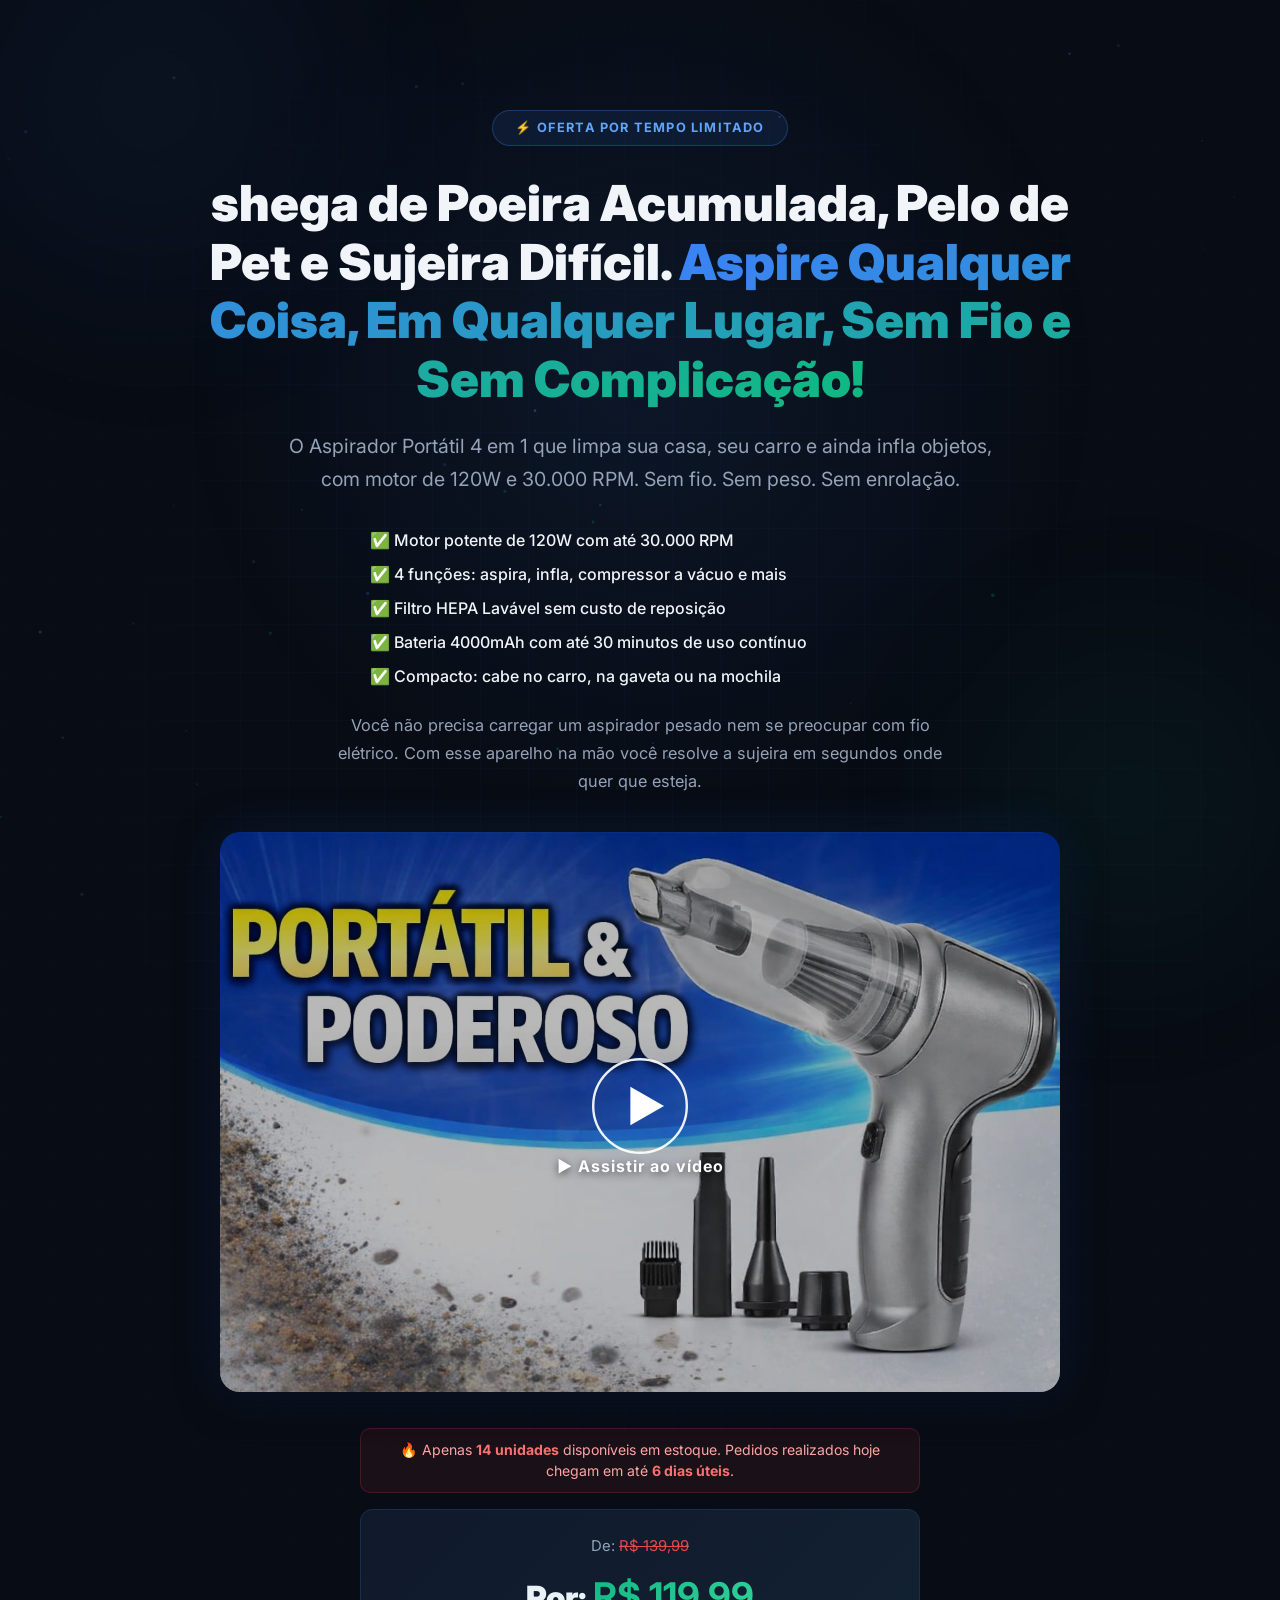
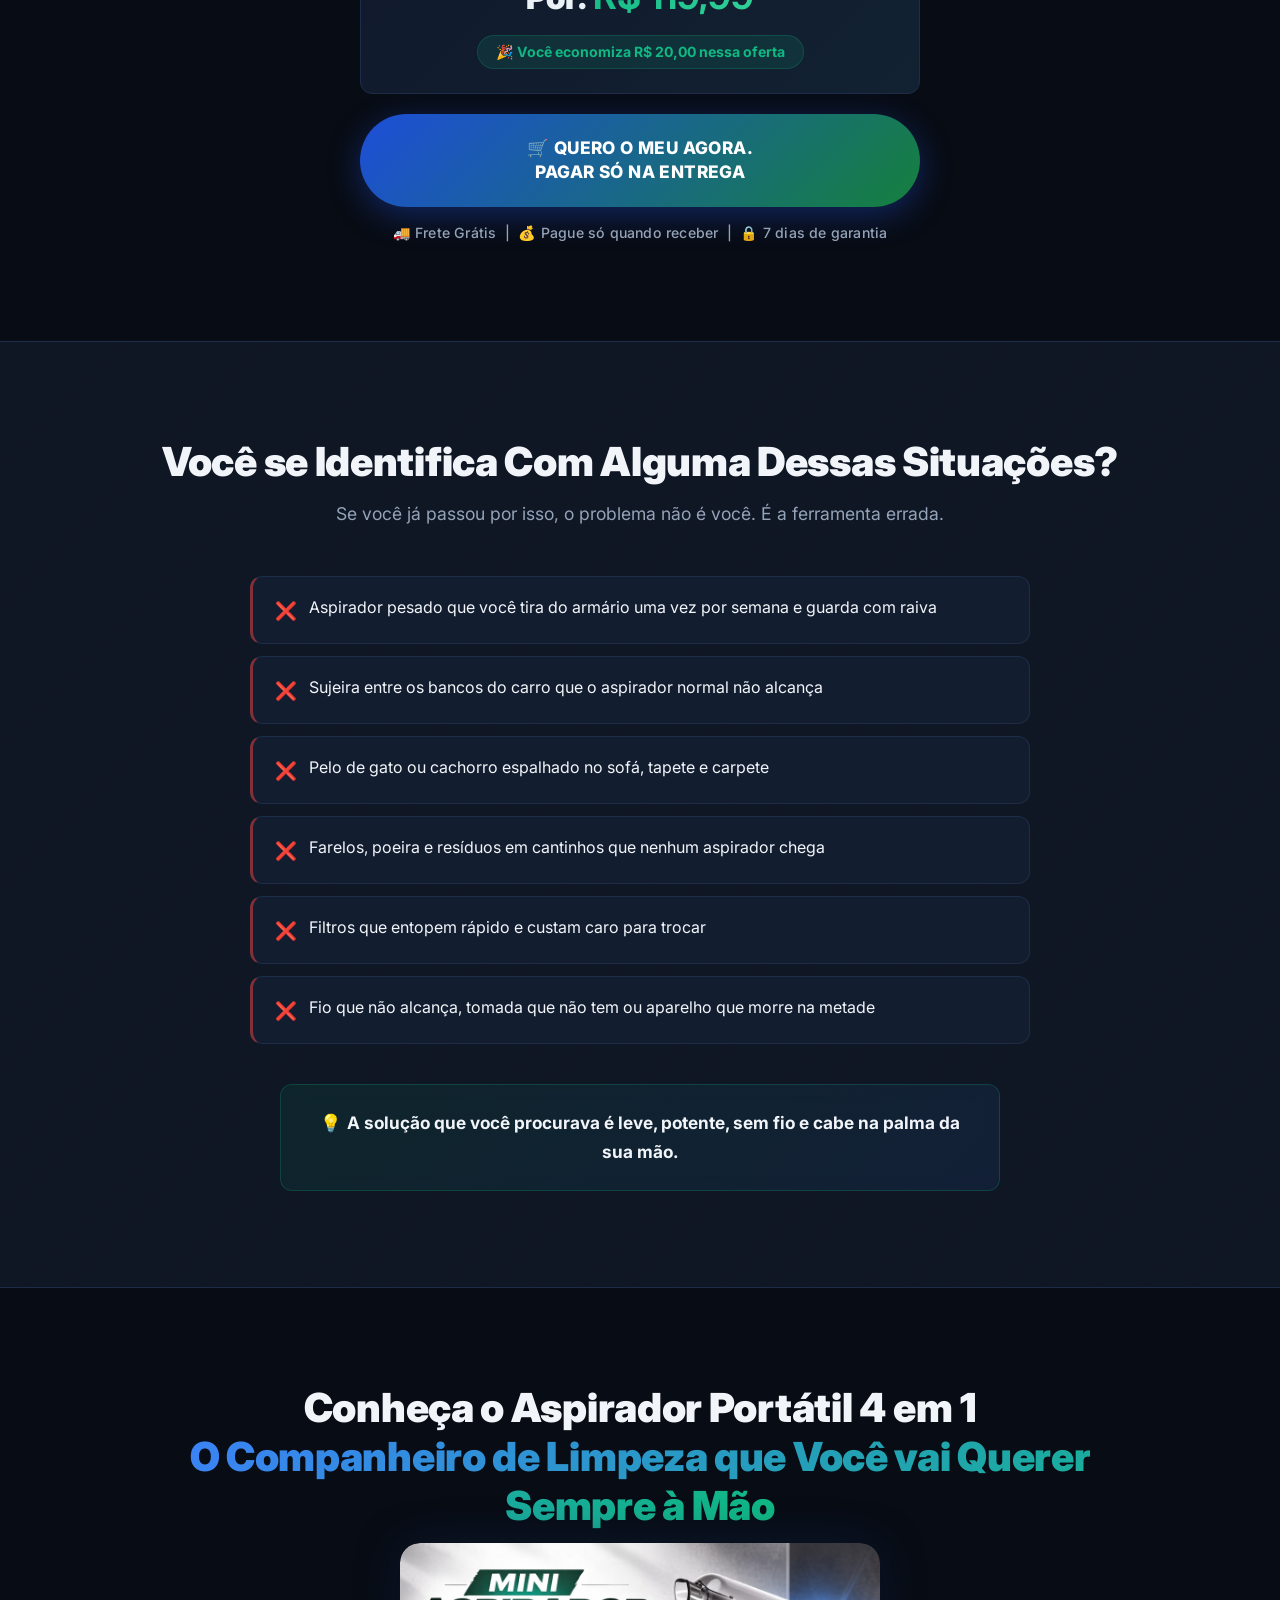
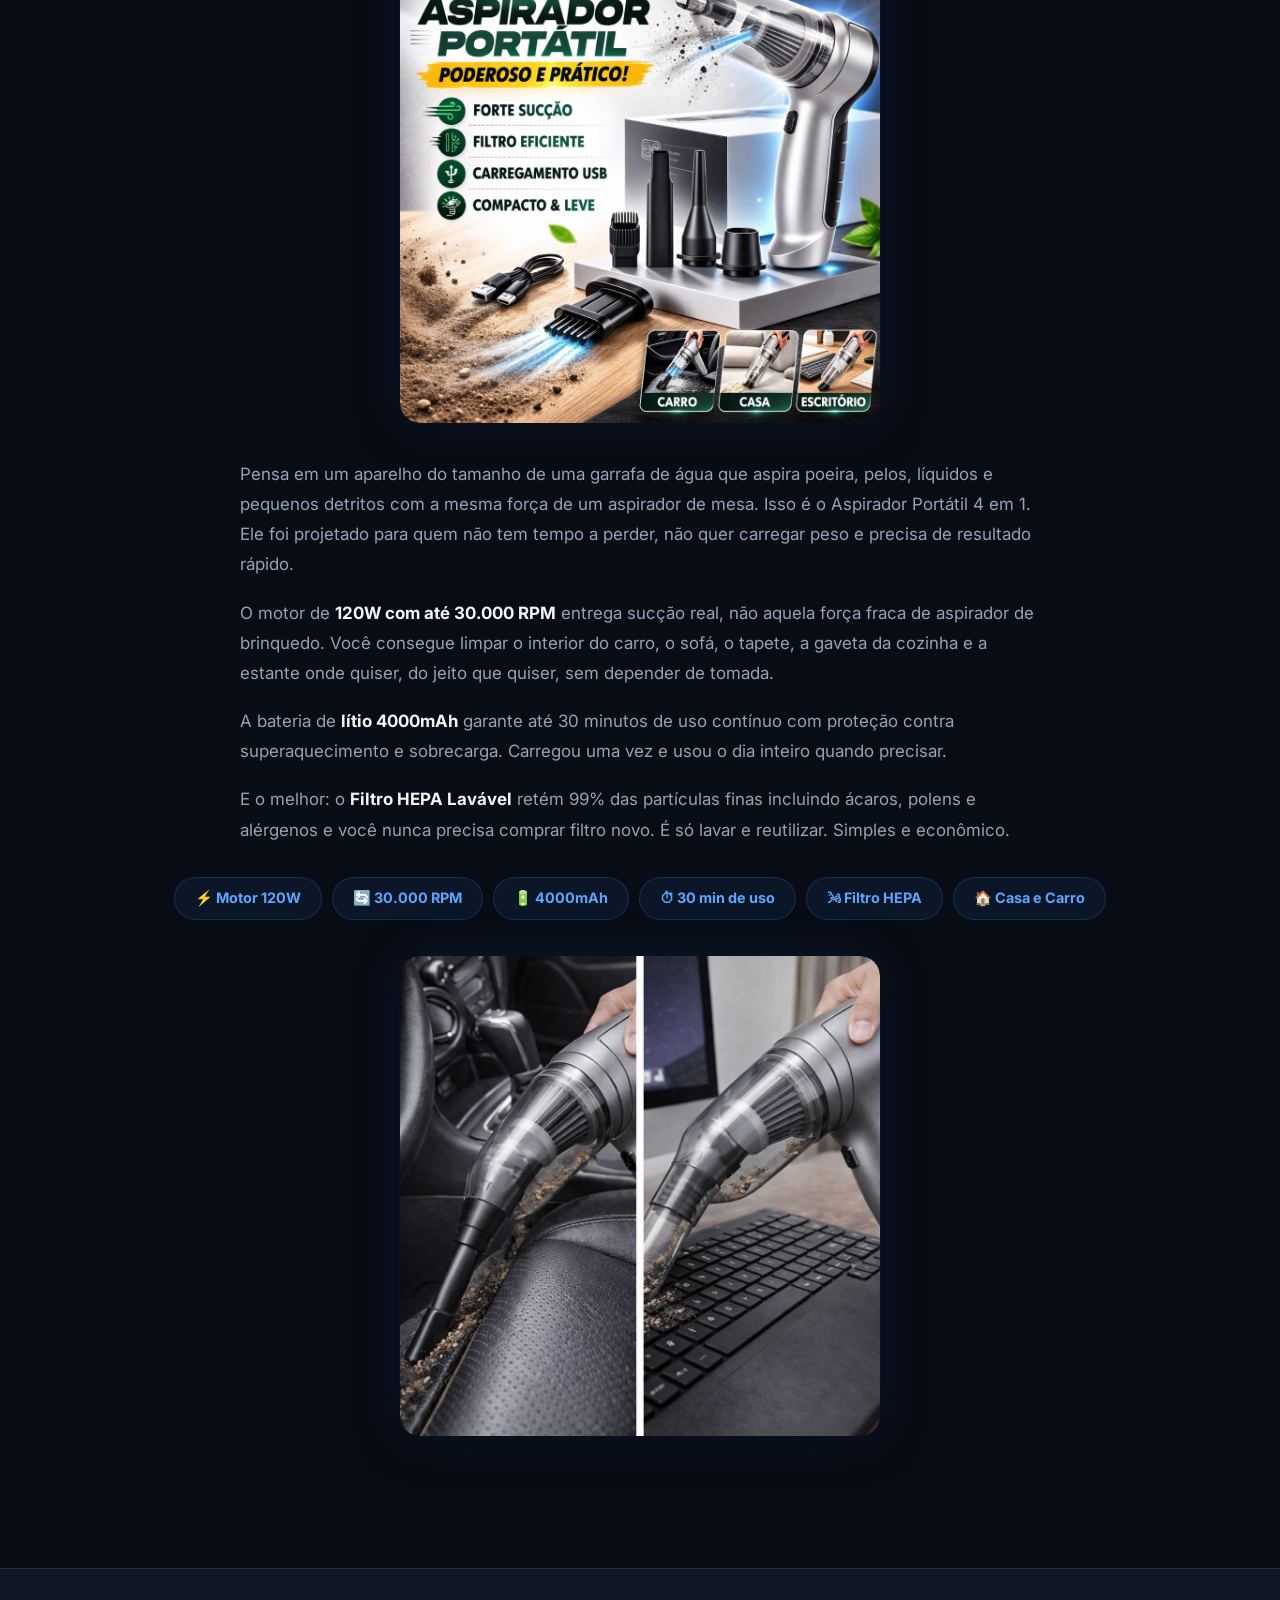
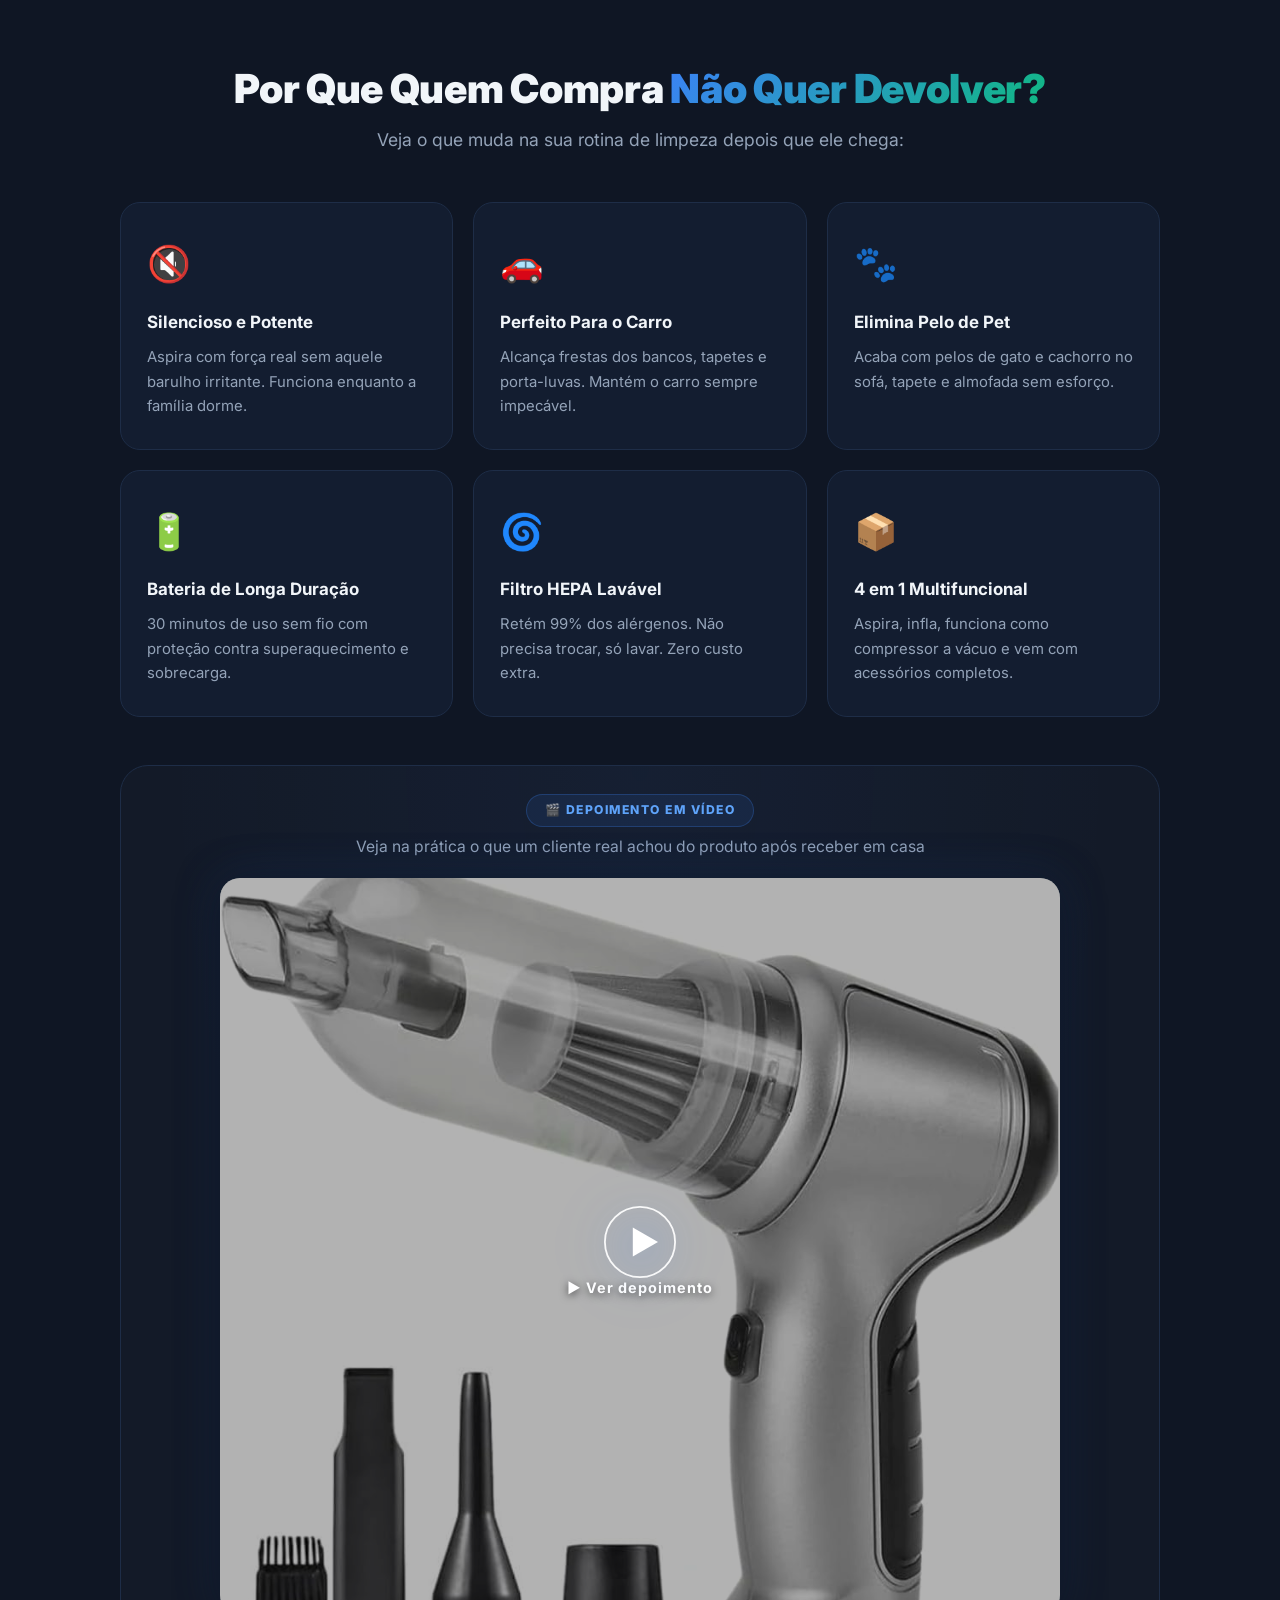
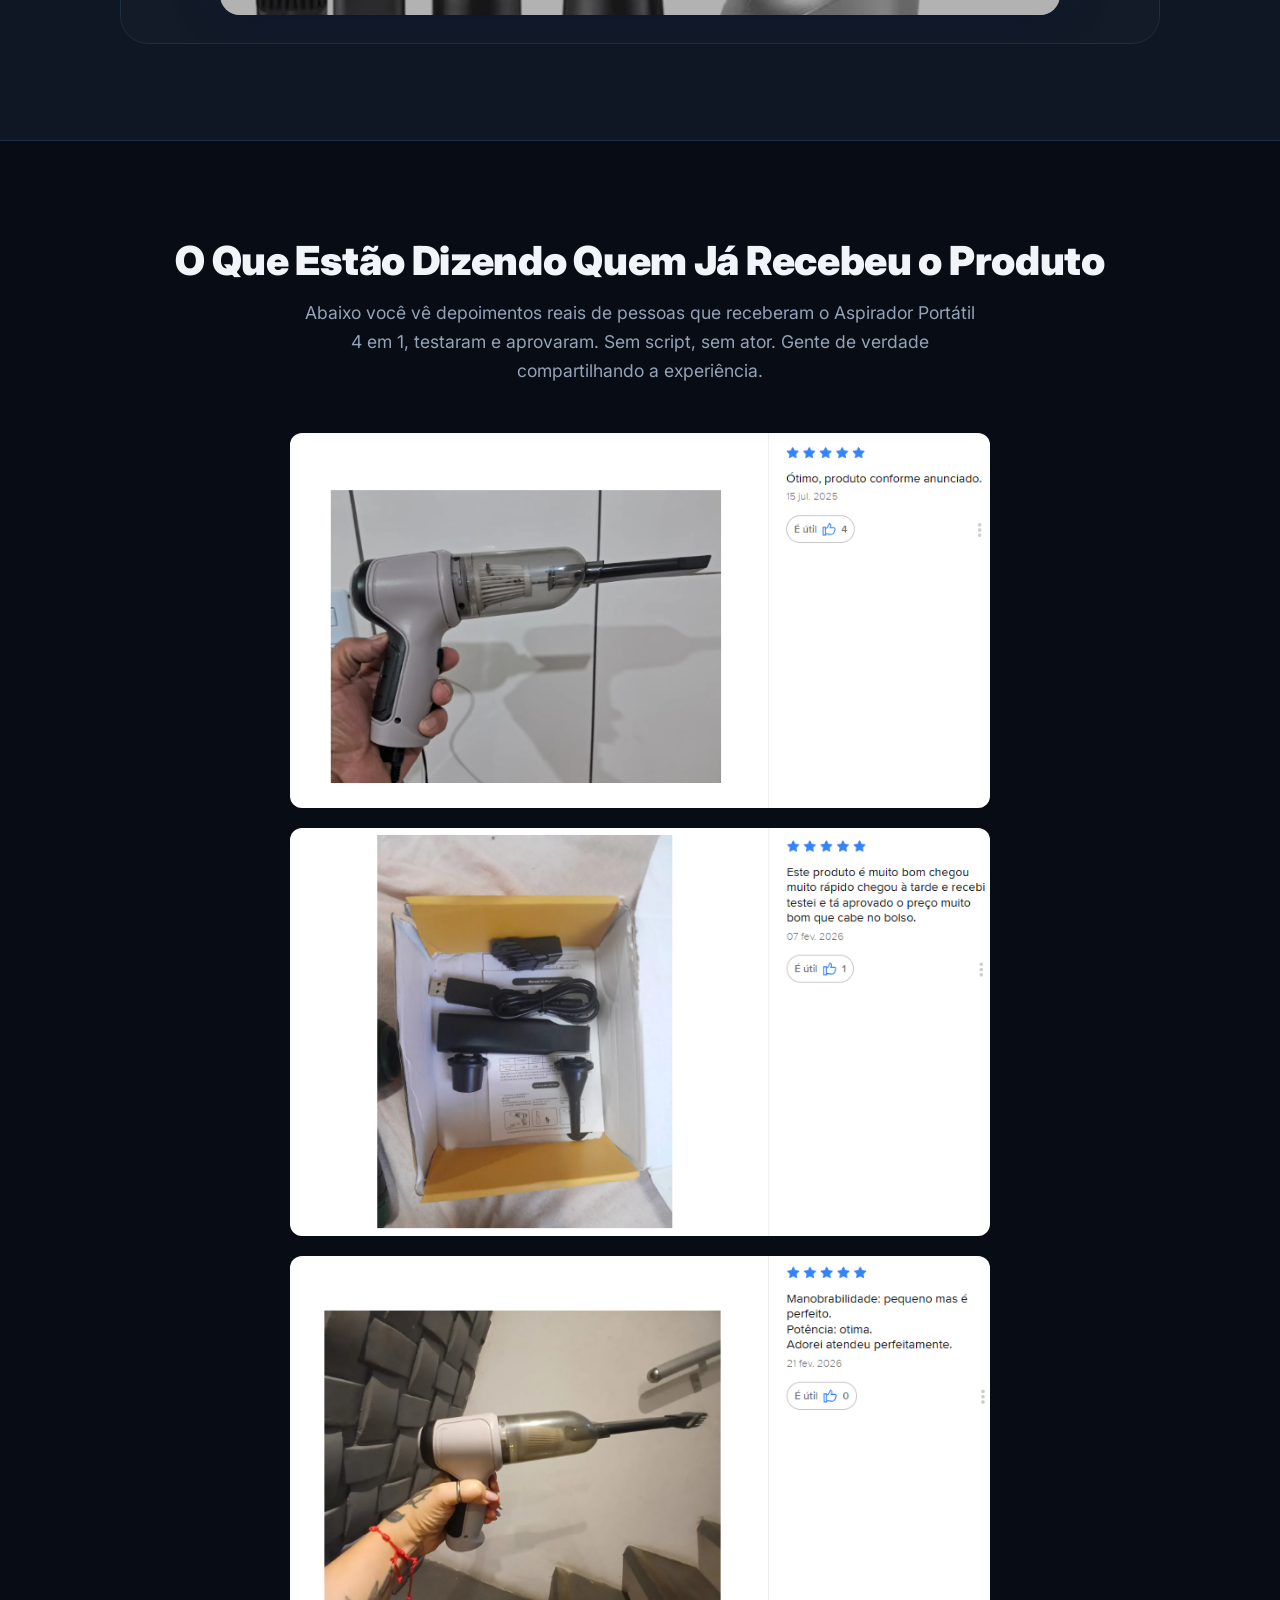
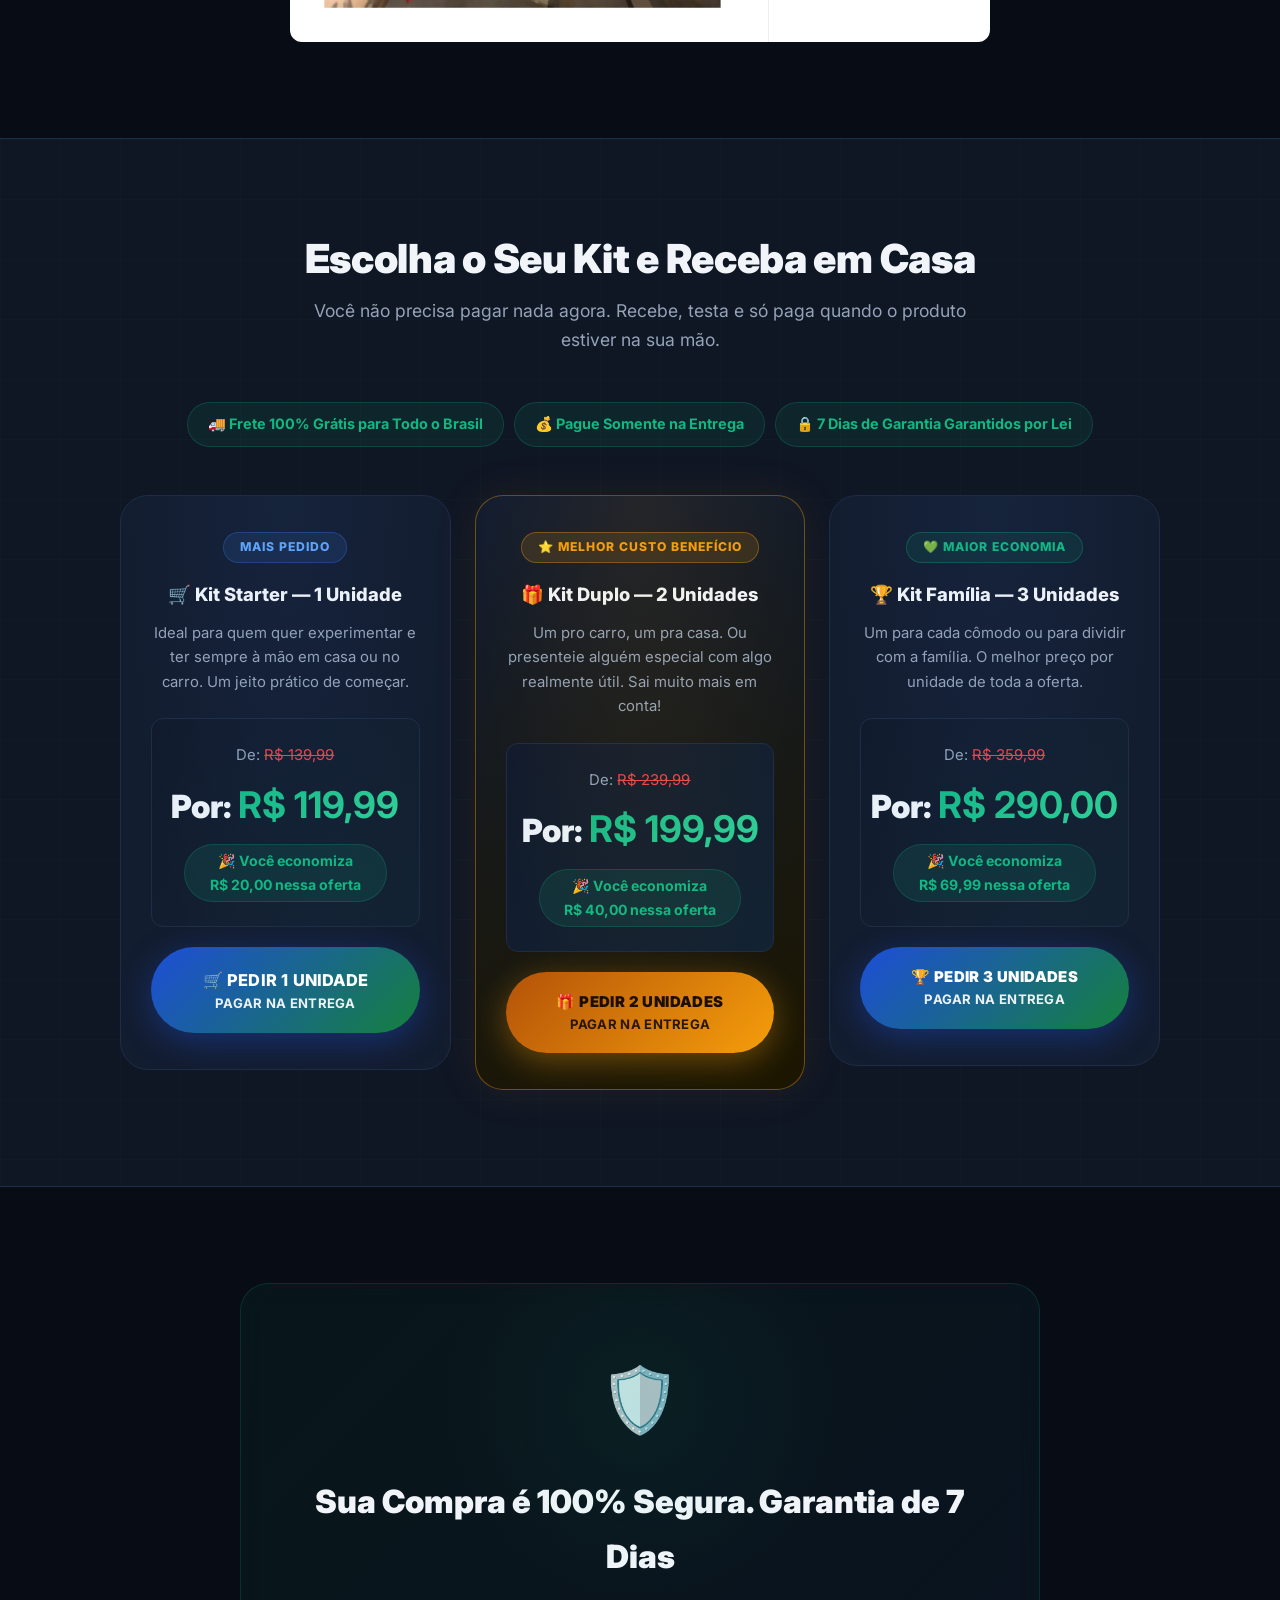
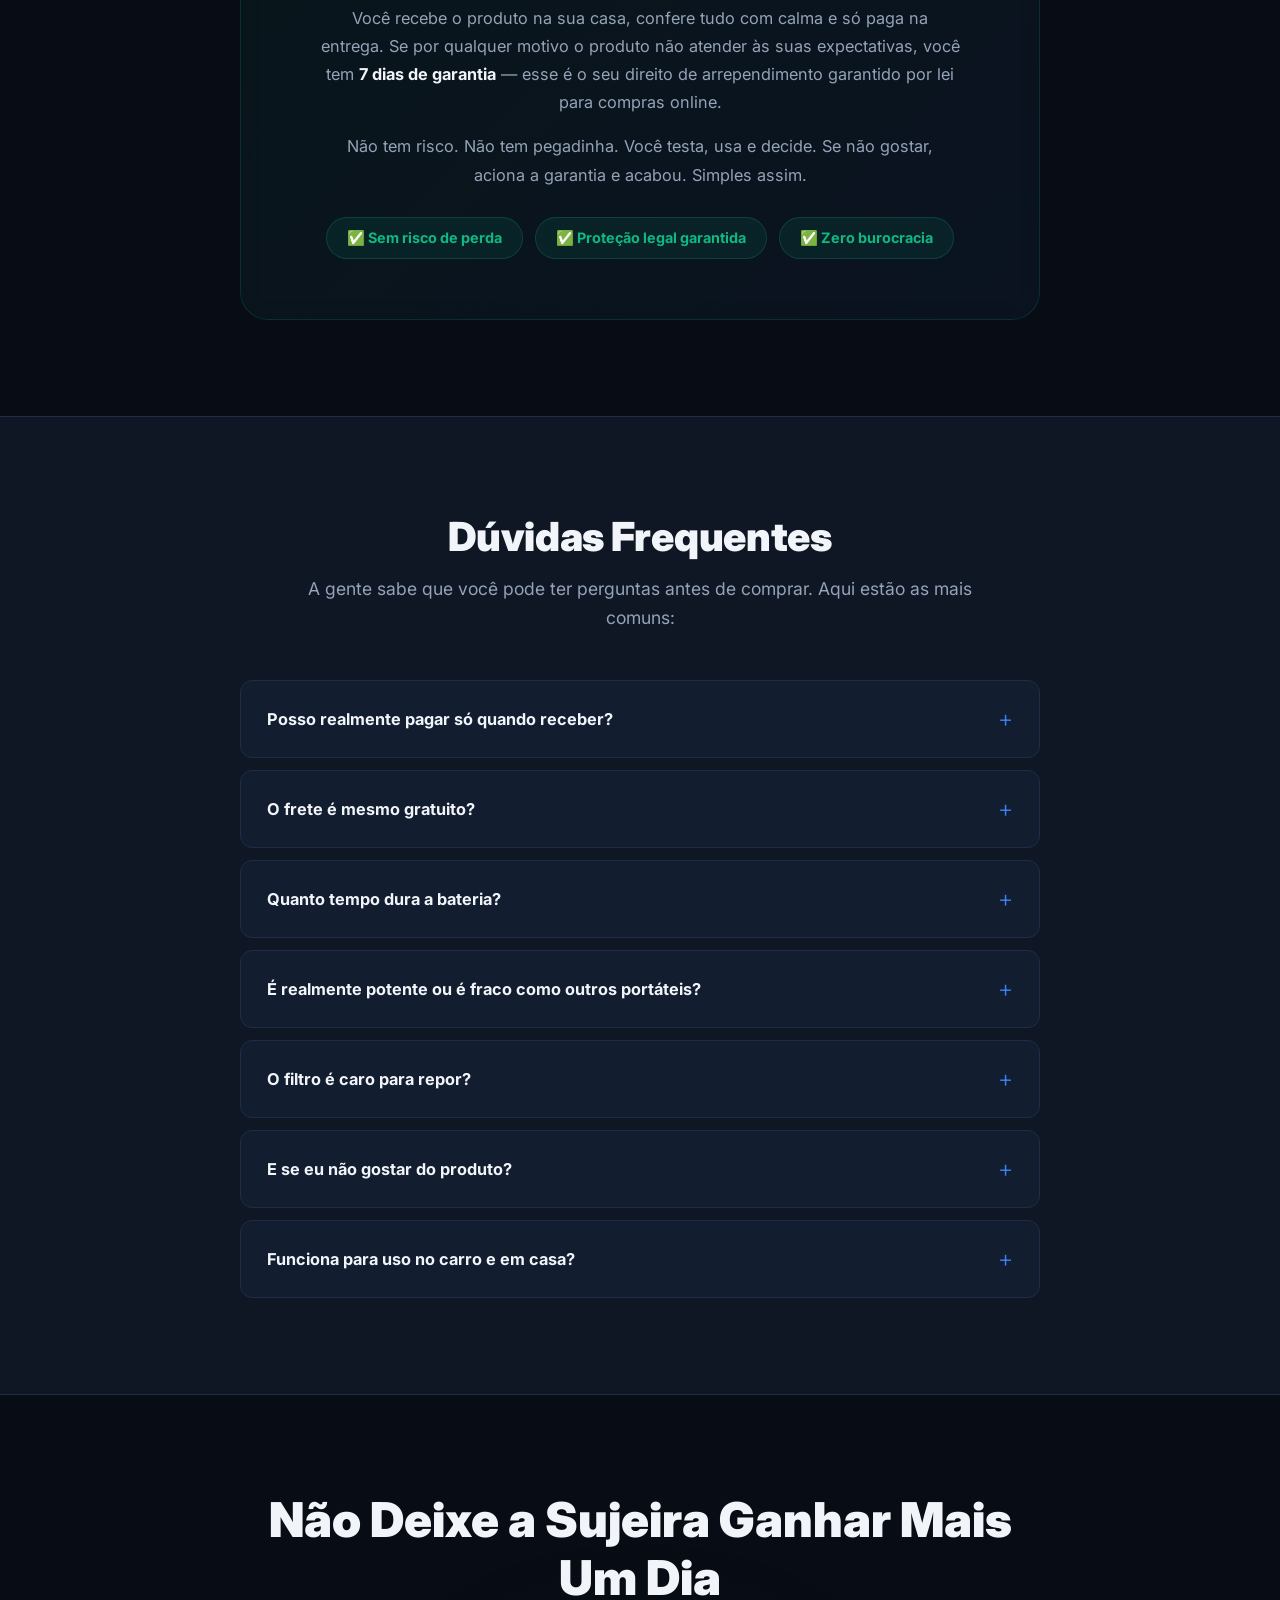
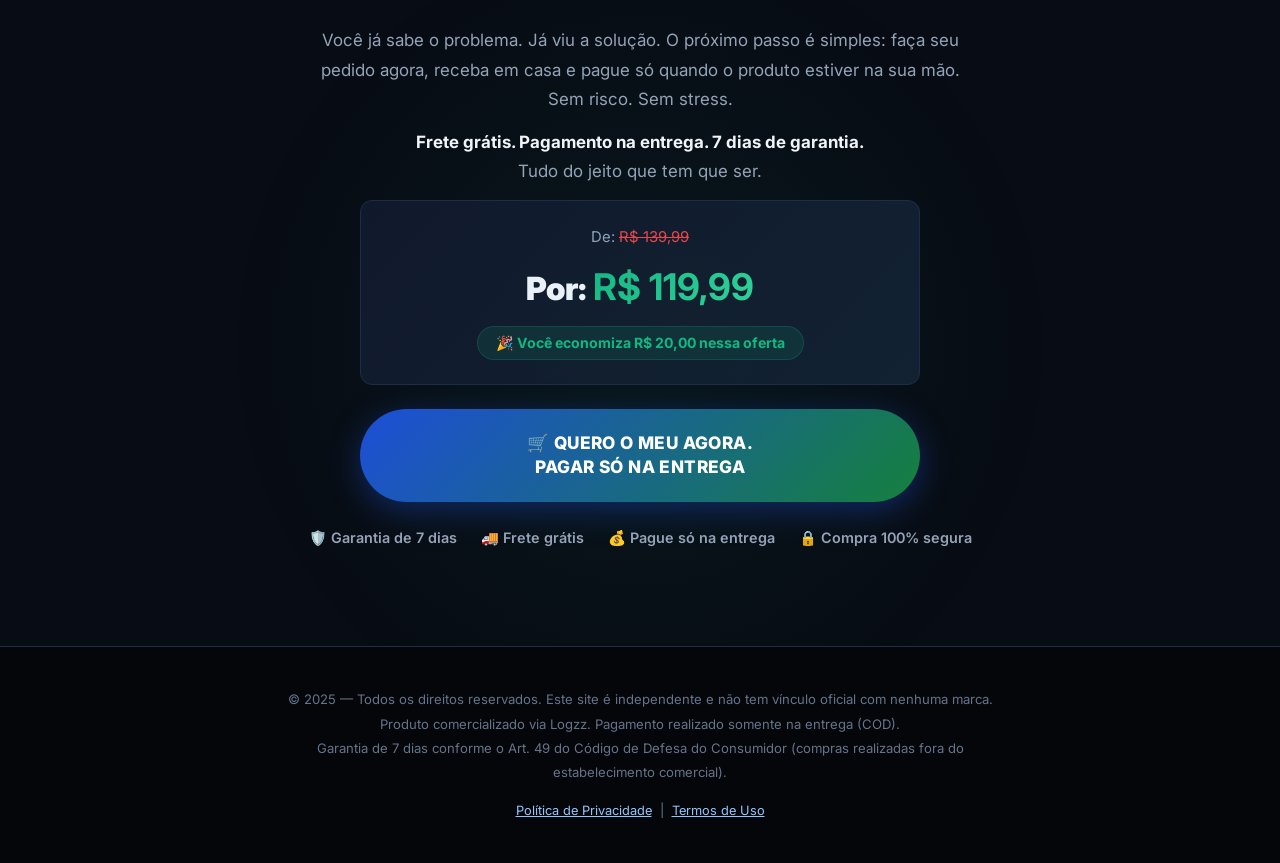
<file: aspirador-portatil/index.html>
﻿<!DOCTYPE html>
<html lang="pt-BR">

<head>
    <meta charset="UTF-8" />
    <meta name="viewport" content="width=device-width, initial-scale=1.0" />
    <title>Aspirador Portátil 4 em 1 | Frete Grátis + Pague na Entrega</title>
    <meta name="description"
        content="Aspirador de Pó Sem Fio Portátil 4 em 1. Motor 120W, 30.000 RPM, Filtro HEPA Lavável. Para casa e carro. Receba em casa e pague só na entrega. Frete grátis!" />
    <link rel="preconnect" href="https://fonts.googleapis.com" />
    <link rel="preconnect" href="https://fonts.gstatic.com" crossorigin />
    <link href="https://fonts.googleapis.com/css2?family=Inter:wght@400;500;600;700;800;900&display=swap"
        rel="stylesheet" />
    <link rel="stylesheet" href="style.css" />
    <style>
        /* ── PLAYER VSL ── */
        .vsl-wrapper {
            max-width: 840px;
            margin: 0 auto 36px;
            border-radius: 20px;
            overflow: hidden;
            box-shadow: 0 4px 40px rgba(0, 0, 0, 0.5), 0 0 48px rgba(59, 130, 246, 0.18);
            position: relative;
            background: #000;
        }

        .vsl-thumb {
            position: relative;
            cursor: pointer;
            display: block;
            line-height: 0;
        }

        .vsl-img {
            width: 100%;
            height: auto;
            display: block;
            transition: transform 0.4s ease, filter 0.4s ease;
        }

        .vsl-thumb:hover .vsl-img {
            transform: scale(1.015);
            filter: brightness(0.82);
        }

        .vsl-play-overlay {
            position: absolute;
            inset: 0;
            display: flex;
            flex-direction: column;
            align-items: center;
            justify-content: center;
            gap: 12px;
            background: rgba(0, 0, 0, 0.28);
            transition: background 0.3s;
        }

        .vsl-thumb:hover .vsl-play-overlay {
            background: rgba(0, 0, 0, 0.42);
        }

        .vsl-play-btn {
            width: clamp(64px, 12vw, 96px);
            height: clamp(64px, 12vw, 96px);
            filter: drop-shadow(0 4px 24px rgba(59, 130, 246, 0.6));
            animation: playpulse 2.2s ease-in-out infinite;
            transition: transform 0.25s;
        }

        .vsl-thumb:hover .vsl-play-btn {
            transform: scale(1.12);
        }

        @keyframes playpulse {

            0%,
            100% {
                filter: drop-shadow(0 4px 24px rgba(59, 130, 246, 0.55));
            }

            50% {
                filter: drop-shadow(0 4px 40px rgba(59, 130, 246, 0.9));
            }
        }

        .vsl-play-label {
            font-family: 'Inter', sans-serif;
            font-size: clamp(0.82rem, 2vw, 1rem);
            font-weight: 700;
            color: #fff;
            letter-spacing: 1px;
            text-shadow: 0 2px 8px rgba(0, 0, 0, 0.6);
        }

        .vsl-frame {
            position: relative;
            width: 100%;
            padding-top: 56.25%;
            /* 16:9 */
            background: #000;
        }

        .vsl-frame iframe {
            position: absolute;
            inset: 0;
            width: 100%;
            height: 100%;
            border: 0;
        }
    </style>
</head>

<body>

    <!-- Canvas de partículas (efeito futurista) -->
    <canvas id="particles-canvas"></canvas>

    <div class="glow-line glow-line-1"></div>
    <div class="glow-line glow-line-2"></div>

    <!-- ================================================
       SEÇÃO 1 — HERO
  ================================================ -->
    <section class="hero" id="hero">
        <div class="container">

            <div class="hero-badge">⚡ Oferta por tempo limitado</div>

            <h1 class="hero-headline">
                shega de Poeira Acumulada, Pelo de Pet e Sujeira Difícil.
                <span class="highlight">Aspire Qualquer Coisa, Em Qualquer Lugar, Sem Fio e Sem Complicação!</span>
            </h1>

            <h2 class="hero-subheadline">
                O Aspirador Portátil 4 em 1 que limpa sua casa, seu carro e ainda infla objetos, com motor de 120W e
                30.000 RPM. Sem fio. Sem peso. Sem enrolação.
            </h2>

            <ul class="hero-bullets">
                <li>✅ Motor potente de 120W com até 30.000 RPM</li>
                <li>✅ 4 funções: aspira, infla, compressor a vácuo e mais</li>
                <li>✅ Filtro HEPA Lavável sem custo de reposição</li>
                <li>✅ Bateria 4000mAh com até 30 minutos de uso contínuo</li>
                <li>✅ Compacto: cabe no carro, na gaveta ou na mochila</li>
            </ul>

            <p class="hero-text">
                Você não precisa carregar um aspirador pesado nem se preocupar com fio elétrico. Com esse aparelho na
                mão você resolve a sujeira em segundos onde quer que esteja.
            </p>

            <!-- ▼ QUADRANTE 1 — VÍDEO DE VENDAS (VSL) -->
            <div class="vsl-wrapper" id="video-vsl">
                <div class="vsl-thumb" id="vsl-thumb" onclick="playVSL()" role="button"
                    aria-label="Assistir ao vídeo do produto">
                    <img src="imagens e videos/THUMBNAIL 01.png" alt="Aspirador Portátil 4 em 1 — Portátil e Poderoso"
                        class="vsl-img" />
                    <div class="vsl-play-overlay">
                        <div class="vsl-play-btn">
                            <svg viewBox="0 0 80 80" fill="none" xmlns="http://www.w3.org/2000/svg">
                                <circle cx="40" cy="40" r="39" stroke="white" stroke-width="2" opacity="0.92" />
                                <polygon points="32,24 60,40 32,56" fill="white" />
                            </svg>
                        </div>
                        <div class="vsl-play-label">▶ Assistir ao vídeo</div>
                    </div>
                </div>
                <div class="vsl-frame" id="vsl-frame" style="display:none;"></div>
            </div>

            <!-- Bloco de preço Hero -->
            <div class="price-block" id="price-hero">
                <div class="price-old">De: <s>R$ 139,99</s></div>
                <div class="price-current">Por: <strong>R$ 119,99</strong></div>
                <div class="price-savings">🎉 Você economiza R$ 20,00 nessa oferta</div>
            </div>

            <div class="cta-group">
                <a href="#secao-oferta" class="btn btn-primary btn-hero" id="btn-hero-1un">
                    🛒 QUERO O MEU AGORA.<br>PAGAR SÓ NA ENTREGA
                </a>
                <div class="trust-line">🚚 Frete Grátis &nbsp;|&nbsp; 💰 Pague só quando receber &nbsp;|&nbsp; 🔒 7 dias
                    de garantia</div>
            </div>

        </div>
    </section>

    <!-- ================================================
       SEÇÃO 2 — DOR
  ================================================ -->
    <section class="pain-section" id="secao-dor">
        <div class="container">
            <h2 class="section-title">Você se Identifica Com Alguma Dessas Situações?</h2>
            <p class="section-subtitle">Se você já passou por isso, o problema não é você. É a ferramenta errada.</p>

            <ul class="pain-list">
                <li><span class="pain-x">❌</span> Aspirador pesado que você tira do armário uma vez por semana e guarda
                    com raiva</li>
                <li><span class="pain-x">❌</span> Sujeira entre os bancos do carro que o aspirador normal não alcança
                </li>
                <li><span class="pain-x">❌</span> Pelo de gato ou cachorro espalhado no sofá, tapete e carpete</li>
                <li><span class="pain-x">❌</span> Farelos, poeira e resíduos em cantinhos que nenhum aspirador chega
                </li>
                <li><span class="pain-x">❌</span> Filtros que entopem rápido e custam caro para trocar</li>
                <li><span class="pain-x">❌</span> Fio que não alcança, tomada que não tem ou aparelho que morre na
                    metade</li>
            </ul>

            <div class="pain-transition">
                <p>💡 <strong>A solução que você procurava é leve, potente, sem fio e cabe na palma da sua mão.</strong>
                </p>
            </div>
        </div>
    </section>

    <!-- ================================================
       SEÇÃO 3 — APRESENTAÇÃO DO PRODUTO
  ================================================ -->
    <section class="product-section" id="secao-produto">
        <div class="container">
            <h2 class="section-title">Conheça o Aspirador Portátil 4 em 1<br><span class="highlight">O Companheiro de
                    Limpeza que Você vai Querer Sempre à Mão</span></h2>

            <!-- ▼ QUADRANTE 2 — FOTO PRINCIPAL DO PRODUTO -->
            <div id="foto-produto-principal" class="q2-wrap">
                <img src="imagens e videos/Apresentação.png" alt="Mini Aspirador Portátil 4 em 1 — Poderoso e Prático"
                    class="q2-img" />
            </div>

            <div class="product-copy">
                <p>Pensa em um aparelho do tamanho de uma garrafa de água que aspira poeira, pelos, líquidos e pequenos
                    detritos com a mesma força de um aspirador de mesa. Isso é o Aspirador Portátil 4 em 1. Ele foi
                    projetado para quem não tem tempo a perder, não quer carregar peso e precisa de resultado rápido.
                </p>
                <p>O motor de <strong>120W com até 30.000 RPM</strong> entrega sucção real, não aquela força fraca de
                    aspirador de brinquedo. Você consegue limpar o interior do carro, o sofá, o tapete, a gaveta da
                    cozinha e a estante onde quiser, do jeito que quiser, sem depender de tomada.</p>
                <p>A bateria de <strong>lítio 4000mAh</strong> garante até 30 minutos de uso contínuo com proteção
                    contra superaquecimento e sobrecarga. Carregou uma vez e usou o dia inteiro quando precisar.</p>
                <p>E o melhor: o <strong>Filtro HEPA Lavável</strong> retém 99% das partículas finas incluindo ácaros,
                    polens e alérgenos e você nunca precisa comprar filtro novo. É só lavar e reutilizar. Simples e
                    econômico.</p>

                <div class="tech-pills">
                    <div class="pill">⚡ Motor 120W</div>
                    <div class="pill">🔄 30.000 RPM</div>
                    <div class="pill">🔋 4000mAh</div>
                    <div class="pill">⏱ 30 min de uso</div>
                    <div class="pill">🌬 Filtro HEPA</div>
                    <div class="pill">🏠 Casa e Carro</div>
                </div>

                <!-- ▼ QUADRANTE 3 — FOTO LIFESTYLE -->
                <div id="foto-lifestyle" class="q2-wrap" style="margin-top:36px;">
                    <img src="imagens e videos/LIMPEZA 2.png"
                        alt="Aspirador Portátil 4 em 1 em uso — Limpeza fácil em casa e no carro" class="q2-img" />
                </div>
            </div>
        </div>
    </section>

    <!-- ================================================
       SEÇÃO 4 — BENEFÍCIOS EM CARDS
  ================================================ -->
    <section class="benefits-section" id="secao-beneficios">
        <div class="container">
            <h2 class="section-title">Por Que Quem Compra <span class="highlight">Não Quer Devolver?</span></h2>
            <p class="section-subtitle">Veja o que muda na sua rotina de limpeza depois que ele chega:</p>

            <div class="benefits-grid">
                <div class="benefit-card">
                    <div class="benefit-icon">🔇</div>
                    <h3>Silencioso e Potente</h3>
                    <p>Aspira com força real sem aquele barulho irritante. Funciona enquanto a família dorme.</p>
                </div>
                <div class="benefit-card">
                    <div class="benefit-icon">🚗</div>
                    <h3>Perfeito Para o Carro</h3>
                    <p>Alcança frestas dos bancos, tapetes e porta-luvas. Mantém o carro sempre impecável.</p>
                </div>
                <div class="benefit-card">
                    <div class="benefit-icon">🐾</div>
                    <h3>Elimina Pelo de Pet</h3>
                    <p>Acaba com pelos de gato e cachorro no sofá, tapete e almofada sem esforço.</p>
                </div>
                <div class="benefit-card">
                    <div class="benefit-icon">🔋</div>
                    <h3>Bateria de Longa Duração</h3>
                    <p>30 minutos de uso sem fio com proteção contra superaquecimento e sobrecarga.</p>
                </div>
                <div class="benefit-card">
                    <div class="benefit-icon">🌀</div>
                    <h3>Filtro HEPA Lavável</h3>
                    <p>Retém 99% dos alérgenos. Não precisa trocar, só lavar. Zero custo extra.</p>
                </div>
                <div class="benefit-card">
                    <div class="benefit-icon">📦</div>
                    <h3>4 em 1 Multifuncional</h3>
                    <p>Aspira, infla, funciona como compressor a vácuo e vem com acessórios completos.</p>
                </div>
            </div>

            <!-- ▼ QUADRANTE 4 — VÍDEO DE DEPOIMENTO DE CLIENTE -->
            <div class="depo-video-wrapper" id="depoimento-video" style="text-align:center;">
                <div class="depo-video-label"
                    style="display:flex;flex-direction:column;align-items:center;text-align:center;margin-bottom:20px;gap:8px;">
                    <span class="depo-video-tag">🎬 DEPOIMENTO EM VÍDEO</span>
                    <p style="text-align:center;margin:0;">Veja na prática o que um cliente real achou do produto após
                        receber em casa</p>
                </div>
                <!-- Depoimento em vídeo — YouTube Shorts ho_nypXlC_c -->
                <div class="depo-frame-wrap" id="depo-frame-wrap" style="padding-top:75%;">
                    <!-- Thumbnail clicável — posicionada em absolute para preencher o padding-top:56.25% -->
                    <div id="depo-thumb" onclick="playDepoVideo()"
                        style="position:absolute;inset:0;cursor:pointer;line-height:0;">
                        <img src="imagens e videos/aspirador.jpg"
                            alt="Assistir depoimento de cliente — Aspirador Portátil 4 em 1"
                            style="width:100%;height:100%;object-fit:cover;object-position:50% 30%;display:block;" />
                        <div
                            style="position:absolute;inset:0;display:flex;flex-direction:column;align-items:center;justify-content:center;gap:10px;background:rgba(0,0,0,0.30);">
                            <svg width="72" height="72" viewBox="0 0 80 80" fill="none"
                                xmlns="http://www.w3.org/2000/svg"
                                style="filter:drop-shadow(0 4px 24px rgba(59,130,246,0.7));animation:playpulse 2.2s ease-in-out infinite;">
                                <circle cx="40" cy="40" r="39" stroke="white" stroke-width="2" opacity="0.92" />
                                <polygon points="32,24 60,40 32,56" fill="white" />
                            </svg>
                            <span
                                style="font-family:'Inter',sans-serif;font-size:0.9rem;font-weight:700;color:#fff;letter-spacing:1px;text-shadow:0 2px 8px rgba(0,0,0,0.6);">▶
                                Ver depoimento</span>
                        </div>
                    </div>
                    <!-- iframe oculto até clicar -->
                    <iframe id="depo-iframe" src="" title="Depoimento de cliente — Aspirador Portátil 4 em 1"
                        allow="accelerometer; autoplay; clipboard-write; encrypted-media; gyroscope; picture-in-picture"
                        allowfullscreen
                        style="position:absolute;inset:0;width:100%;height:100%;border:0;display:none;"></iframe>
                </div>
                <script>
                    function playDepoVideo() {
                        document.getElementById('depo-thumb').style.display = 'none';
                        document.getElementById('depo-frame-wrap').style.paddingTop = '56.25%';
                        var iframe = document.getElementById('depo-iframe');
                        iframe.src = 'https://www.youtube.com/embed/ho_nypXlC_c?rel=0&modestbranding=1&playsinline=1&autoplay=1';
                        iframe.style.display = 'block';
                    }
                </script>
            </div>

        </div>
    </section>

    <!-- ================================================
       SEÇÃO 5 — PROVA SOCIAL / DEPOIMENTOS
  ================================================ -->
    <section class="testimonials-section" id="secao-depoimentos">
        <div class="container">
            <h2 class="section-title">O Que Estão Dizendo Quem Já Recebeu o Produto</h2>
            <p class="section-subtitle">Abaixo você vê depoimentos reais de pessoas que receberam o Aspirador Portátil 4
                em 1, testaram e aprovaram. Sem script, sem ator. Gente de verdade compartilhando a experiência.</p>


            <div class="testimonials-grid">

                <div id="depoimento-1" class="media-depo"
                    style="grid-column: 1 / -1; display:flex; justify-content:center;">
                    <img src="imagens e videos/depoimentos 1.png"
                        alt="Depoimento de cliente — Aspirador Portátil 4 em 1"
                        style="width:100%;max-width:700px;height:auto;display:block;border-radius:12px;" />
                </div>

                <div id="depoimento-2" class="media-depo"
                    style="grid-column: 1 / -1; display:flex; justify-content:center;">
                    <img src="imagens e videos/depoimento 2.png"
                        alt="Depoimento de cliente 2 — Aspirador Portátil 4 em 1"
                        style="width:100%;max-width:700px;height:auto;display:block;border-radius:12px;" />
                </div>

                <div id="depoimento-3" class="media-depo"
                    style="grid-column: 1 / -1; display:flex; justify-content:center;">
                    <img src="imagens e videos/depoimento 3.png"
                        alt="Depoimento de cliente 3 — Aspirador Portátil 4 em 1"
                        style="width:100%;max-width:700px;height:auto;display:block;border-radius:12px;" />
                </div>

            </div>
        </div>
    </section>

    <!-- ================================================
       SEÇÃO 6 — OFERTA E KITS
  ================================================ -->
    <section class="offer-section" id="secao-oferta">
        <div class="container">
            <h2 class="section-title">Escolha o Seu Kit e Receba em Casa</h2>
            <p class="section-subtitle">Você não precisa pagar nada agora. Recebe, testa e só paga quando o produto
                estiver na sua mão.</p>

            <div class="trust-pills">
                <div class="trust-pill">🚚 Frete 100% Grátis para Todo o Brasil</div>
                <div class="trust-pill">💰 Pague Somente na Entrega</div>
                <div class="trust-pill">🔒 7 Dias de Garantia Garantidos por Lei</div>
            </div>

            <div class="kits-grid">

                <!-- KIT 1 UNIDADE -->
                <div class="kit-card" id="kit-1">
                    <div class="kit-badge">Mais Pedido</div>
                    <h3 class="kit-title">🛒 Kit Starter — 1 Unidade</h3>
                    <p class="kit-description">Ideal para quem quer experimentar e ter sempre à mão em casa ou no carro.
                        Um jeito prático de começar.</p>
                    <div class="price-block">
                        <div class="price-old">De: <s>R$ 139,99</s></div>
                        <div class="price-current">Por: <strong>R$ 119,99</strong></div>
                        <div class="price-savings">🎉 Você economiza R$ 20,00 nessa oferta</div>
                    </div>
                    <a href="https://entrega.logzz.com.br/pay/memq4kl8r/1-unidade-100" class="btn btn-primary"
                        id="btn-kit-1">
                        <span class="btn-l1"></span>🛒 PEDIR 1 UNIDADE</span><span class="btn-l2">PAGAR NA
                            ENTREGA</span>
                    </a>
                </div>

                <!-- KIT 2 UNIDADES -->
                <div class="kit-card kit-featured" id="kit-2">
                    <div class="kit-badge badge-gold">⭐ Melhor Custo Benefício</div>
                    <h3 class="kit-title">🎁 Kit Duplo — 2 Unidades</h3>
                    <p class="kit-description">Um pro carro, um pra casa. Ou presenteie alguém especial com algo
                        realmente útil. Sai muito mais em conta!</p>
                    <div class="price-block">
                        <div class="price-old">De: <s>R$ 239,99</s></div>
                        <div class="price-current">Por: <strong>R$ 199,99</strong></div>
                        <div class="price-savings">🎉 Você economiza R$ 40,00 nessa oferta</div>
                    </div>
                    <a href="https://entrega.logzz.com.br/pay/memq4kl8r/2-unidades-19999" class="btn btn-gold"
                        id="btn-kit-2">
                        <span class="btn-l1">🎁 PEDIR 2 UNIDADES</span><span class="btn-l2">PAGAR NA ENTREGA</span>
                    </a>
                </div>

                <!-- KIT 3 UNIDADES -->
                <div class="kit-card" id="kit-3">
                    <div class="kit-badge badge-green">💚 Maior Economia</div>
                    <h3 class="kit-title">🏆 Kit Família — 3 Unidades</h3>
                    <p class="kit-description">Um para cada cômodo ou para dividir com a família. O melhor preço por
                        unidade de toda a oferta.</p>
                    <div class="price-block">
                        <div class="price-old">De: <s>R$ 359,99</s></div>
                        <div class="price-current">Por: <strong>R$ 290,00</strong></div>
                        <div class="price-savings">🎉 Você economiza R$ 69,99 nessa oferta</div>
                    </div>
                    <a href="https://entrega.logzz.com.br/pay/memq4kl8r/tavbc-3-unidades" class="btn btn-primary"
                        id="btn-kit-3">
                        <span class="btn-l1">🏆 PEDIR 3 UNIDADES</span><span class="btn-l2">PAGAR NA ENTREGA</span>
                    </a>
                </div>

            </div>
        </div>
    </section>

    <!-- ================================================
       SEÇÃO 7 — GARANTIA
  ================================================ -->
    <section class="guarantee-section" id="secao-garantia">
        <div class="container">
            <div class="guarantee-box">
                <div class="guarantee-icon">🛡️</div>
                <h2 class="guarantee-title">Sua Compra é 100% Segura. Garantia de 7 Dias</h2>
                <p class="guarantee-text">
                    Você recebe o produto na sua casa, confere tudo com calma e só paga na entrega. Se por qualquer
                    motivo o produto não atender às suas expectativas, você tem <strong>7 dias de garantia</strong> —
                    esse é o seu direito de arrependimento garantido por lei para compras online.
                </p>
                <p class="guarantee-text">
                    Não tem risco. Não tem pegadinha. Você testa, usa e decide. Se não gostar, aciona a garantia e
                    acabou. Simples assim.
                </p>
                <div class="guarantee-badges">
                    <div class="gbadge">✅ Sem risco de perda</div>
                    <div class="gbadge">✅ Proteção legal garantida</div>
                    <div class="gbadge">✅ Zero burocracia</div>
                </div>
            </div>
        </div>
    </section>

    <!-- ================================================
       SEÇÃO 8 — FAQ
  ================================================ -->
    <section class="faq-section" id="secao-faq">
        <div class="container">
            <h2 class="section-title">Dúvidas Frequentes</h2>
            <p class="section-subtitle">A gente sabe que você pode ter perguntas antes de comprar. Aqui estão as mais
                comuns:</p>

            <div class="faq-list">

                <details class="faq-item" id="faq-1">
                    <summary class="faq-question">Posso realmente pagar só quando receber?</summary>
                    <div class="faq-answer">
                        <p>Sim! O pagamento é feito somente na entrega (sistema COD). Você faz o pedido, o produto chega
                            na sua porta e você paga diretamente ao entregador. Nenhum valor é cobrado antecipadamente.
                        </p>
                    </div>
                </details>

                <details class="faq-item" id="faq-2">
                    <summary class="faq-question">O frete é mesmo gratuito?</summary>
                    <div class="faq-answer">
                        <p>Sim, frete 100% gratuito para todo o Brasil. Não importa onde você mora, Nordeste, Norte,
                            Sul, Sudeste ou Centro-Oeste, o produto chega sem nenhum custo adicional.</p>
                    </div>
                </details>

                <details class="faq-item" id="faq-3">
                    <summary class="faq-question">Quanto tempo dura a bateria?</summary>
                    <div class="faq-answer">
                        <p>A bateria de lítio 4000mAh garante até 30 minutos de uso contínuo. Para a maioria das
                            limpezas rápidas do dia a dia como carro, sofá e tapete, isso é mais do que suficiente.</p>
                    </div>
                </details>

                <details class="faq-item" id="faq-4">
                    <summary class="faq-question">É realmente potente ou é fraco como outros portáteis?</summary>
                    <div class="faq-answer">
                        <p>Esse é diferente. O motor de 120W com 30.000 RPM entrega uma sucção real. Ele foi projetado
                            para limpar, não para enfeitar. Funciona em poeira fina, pelos de pet, farelos, terra e até
                            líquidos leves.</p>
                    </div>
                </details>

                <details class="faq-item" id="faq-5">
                    <summary class="faq-question">O filtro é caro para repor?</summary>
                    <div class="faq-answer">
                        <p>Não precisa repor. O filtro HEPA é lavável. É só retirar, lavar em água corrente, deixar
                            secar e colocar de volta. Zero gasto com manutenção.</p>
                    </div>
                </details>

                <details class="faq-item" id="faq-6">
                    <summary class="faq-question">E se eu não gostar do produto?</summary>
                    <div class="faq-answer">
                        <p>Você tem 7 dias de garantia a partir do recebimento. Esse é seu direito de arrependimento
                            previsto no Código de Defesa do Consumidor para compras online. Sem burocracia e sem dor de
                            cabeça.</p>
                    </div>
                </details>

                <details class="faq-item" id="faq-7">
                    <summary class="faq-question">Funciona para uso no carro e em casa?</summary>
                    <div class="faq-answer">
                        <p>Sim! Esse é exatamente o diferencial. Ele é compacto e leve o suficiente para manter dentro
                            do carro e potente o bastante para limpar a casa. Um aparelho, múltiplos usos.</p>
                    </div>
                </details>

            </div>
        </div>
    </section>

    <!-- ================================================
       SEÇÃO 9 — CTA FINAL
  ================================================ -->
    <section class="final-cta-section" id="secao-cta-final">
        <div class="container">
            <h2 class="cta-title">Não Deixe a Sujeira Ganhar Mais Um Dia</h2>
            <p class="cta-text">
                Você já sabe o problema. Já viu a solução. O próximo passo é simples: faça seu pedido agora, receba em
                casa e pague só quando o produto estiver na sua mão. Sem risco. Sem stress.
            </p>
            <p class="cta-text">
                <strong>Frete grátis. Pagamento na entrega. 7 dias de garantia.</strong><br>Tudo do jeito que tem que
                ser.
            </p>

            <div class="price-block price-block-final">
                <div class="price-old">De: <s>R$ 139,99</s></div>
                <div class="price-current">Por: <strong>R$ 119,99</strong></div>
                <div class="price-savings">🎉 Você economiza R$ 20,00 nessa oferta</div>
            </div>

            <a href="#secao-oferta" class="btn btn-primary btn-final" id="btn-cta-final">
                🛒 QUERO O MEU AGORA.<br>PAGAR SÓ NA ENTREGA
            </a>

            <div class="final-trust">
                <span>🛡️ Garantia de 7 dias</span>
                <span>🚚 Frete grátis</span>
                <span>💰 Pague só na entrega</span>
                <span>🔒 Compra 100% segura</span>
            </div>
        </div>
    </section>

    <!-- ================================================
       RODAPÉ
  ================================================ -->
    <footer class="footer" id="rodape">
        <div class="container">
            <p>© 2025 — Todos os direitos reservados. Este site é independente e não tem vínculo oficial com nenhuma
                marca.</p>
            <p>Produto comercializado via Logzz. Pagamento realizado somente na entrega (COD).</p>
            <p>Garantia de 7 dias conforme o Art. 49 do Código de Defesa do Consumidor (compras realizadas fora do
                estabelecimento comercial).</p>
            <p style="margin-top:14px;">
                <a href="#" onclick="abrirModal('modal-privacidade');return false;"
                    style="color:#93c5fd;text-decoration:underline;font-size:0.8rem;">Política de Privacidade</a>
                &nbsp;|&nbsp;
                <a href="#" onclick="abrirModal('modal-termos');return false;"
                    style="color:#93c5fd;text-decoration:underline;font-size:0.8rem;">Termos de Uso</a>
            </p>
        </div>
    </footer>

    <!-- ================================================
         MODAL — POLÍTICA DE PRIVACIDADE
    ================================================ -->
    <div id="modal-privacidade"
        style="display:none;position:fixed;inset:0;z-index:9999;background:rgba(0,0,0,0.75);overflow-y:auto;">
        <div
            style="max-width:720px;margin:40px auto;background:#0d1117;border:1px solid rgba(59,130,246,0.25);border-radius:16px;padding:40px 36px;position:relative;color:#cbd5e1;">
            <button onclick="fecharModal('modal-privacidade')"
                style="position:absolute;top:16px;right:20px;background:none;border:none;color:#94a3b8;font-size:1.6rem;cursor:pointer;line-height:1;">✕</button>
            <h2 style="color:#fff;font-size:1.4rem;font-weight:900;margin-bottom:24px;">🔒 Política de Privacidade</h2>

            <p style="margin-bottom:12px;"><strong style="color:#fff;">Última atualização:</strong> março de 2025</p>

            <p style="margin-bottom:16px;">Esta Política de Privacidade descreve como coletamos, usamos e protegemos as
                informações dos visitantes deste site.</p>

            <h3 style="color:#e2e8f0;font-size:1rem;margin:20px 0 8px;">1. Informações Coletadas</h3>
            <p style="margin-bottom:12px;">Podemos coletar informações como nome, endereço de entrega e telefone
                fornecidos no momento do pedido para viabilizar a entrega e o contato. Não coletamos dados de cartão de
                crédito, pois o pagamento é realizado integralmente na entrega.</p>

            <h3 style="color:#e2e8f0;font-size:1rem;margin:20px 0 8px;">2. Uso das Informações</h3>
            <p style="margin-bottom:12px;">As informações coletadas são utilizadas exclusivamente para: processar e
                entregar pedidos; entrar em contato sobre o status da entrega; e cumprir obrigações legais.</p>

            <h3 style="color:#e2e8f0;font-size:1rem;margin:20px 0 8px;">3. Compartilhamento de Dados</h3>
            <p style="margin-bottom:12px;">Seus dados não são vendidos a terceiros. Podemos compartilhá-los com empresas
                de logística e entrega estritamente na medida necessária para concluir o pedido.</p>

            <h3 style="color:#e2e8f0;font-size:1rem;margin:20px 0 8px;">4. Cookies</h3>
            <p style="margin-bottom:12px;">Este site pode utilizar cookies para melhorar a experiência de navegação e
                medir o desempenho de anúncios. Você pode desativar cookies nas configurações do seu navegador.</p>

            <h3 style="color:#e2e8f0;font-size:1rem;margin:20px 0 8px;">5. Seus Direitos (LGPD)</h3>
            <p style="margin-bottom:12px;">De acordo com a Lei Geral de Proteção de Dados (Lei nº 13.709/2018), você tem
                direito a acessar, corrigir ou solicitar a exclusão de seus dados pessoais. Para exercer esses direitos,
                entre em contato conosco.</p>

            <h3 style="color:#e2e8f0;font-size:1rem;margin:20px 0 8px;">6. Segurança</h3>
            <p style="margin-bottom:12px;">Adotamos medidas técnicas adequadas para proteger suas informações contra
                acesso não autorizado, perda ou divulgação indevida.</p>

            <h3 style="color:#e2e8f0;font-size:1rem;margin:20px 0 8px;">7. Alterações</h3>
            <p style="margin-bottom:24px;">Esta política pode ser atualizada periodicamente. Recomendamos revisitá-la
                regularmente.</p>

            <button onclick="fecharModal('modal-privacidade')"
                style="background:linear-gradient(135deg,#3b82f6,#1d4ed8);color:#fff;border:none;border-radius:8px;padding:10px 28px;font-size:0.9rem;font-weight:700;cursor:pointer;">Fechar</button>
        </div>
    </div>

    <!-- ================================================
         MODAL — TERMOS DE USO
    ================================================ -->
    <div id="modal-termos"
        style="display:none;position:fixed;inset:0;z-index:9999;background:rgba(0,0,0,0.75);overflow-y:auto;">
        <div
            style="max-width:720px;margin:40px auto;background:#0d1117;border:1px solid rgba(59,130,246,0.25);border-radius:16px;padding:40px 36px;position:relative;color:#cbd5e1;">
            <button onclick="fecharModal('modal-termos')"
                style="position:absolute;top:16px;right:20px;background:none;border:none;color:#94a3b8;font-size:1.6rem;cursor:pointer;line-height:1;">✕</button>
            <h2 style="color:#fff;font-size:1.4rem;font-weight:900;margin-bottom:24px;">📋 Termos de Uso</h2>

            <p style="margin-bottom:12px;"><strong style="color:#fff;">Última atualização:</strong> março de 2025</p>

            <p style="margin-bottom:16px;">Ao acessar e utilizar este site, você concorda com os Termos de Uso descritos
                abaixo. Leia atentamente antes de realizar qualquer pedido.</p>

            <h3 style="color:#e2e8f0;font-size:1rem;margin:20px 0 8px;">1. Sobre o Site</h3>
            <p style="margin-bottom:12px;">Este é um site de vendas independente, sem vínculo oficial com fabricantes.
                Os produtos são comercializados por parceiros logísticos e entregues diretamente ao consumidor.</p>

            <h3 style="color:#e2e8f0;font-size:1rem;margin:20px 0 8px;">2. Processo de Compra</h3>
            <p style="margin-bottom:12px;">Ao realizar um pedido, você confirma que as informações fornecidas (nome,
                endereço, telefone) são verdadeiras. O pagamento é realizado <strong style="color:#fff;">exclusivamente
                    na entrega</strong> — nenhum valor é cobrado antecipadamente.</p>

            <h3 style="color:#e2e8f0;font-size:1rem;margin:20px 0 8px;">3. Prazo e Entrega</h3>
            <p style="margin-bottom:12px;">O prazo de entrega varia de acordo com a região. Envios são realizados para
                todo o Brasil. O cliente será contatado para confirmação do pedido antes do envio.</p>

            <h3 style="color:#e2e8f0;font-size:1rem;margin:20px 0 8px;">4. Direito de Arrependimento e Garantia</h3>
            <p style="margin-bottom:12px;">Conforme o Art. 49 do Código de Defesa do Consumidor, o consumidor tem
                <strong style="color:#fff;">7 dias</strong> a partir do recebimento do produto para exercer o direito de
                arrependimento, sem necessidade de justificativa, com devolução integral do valor pago.
            </p>

            <h3 style="color:#e2e8f0;font-size:1rem;margin:20px 0 8px;">5. Responsabilidades</h3>
            <p style="margin-bottom:12px;">Este site não se responsabiliza por atrasos causados por transportadoras,
                eventos de força maior ou informações de entrega incorretas fornecidas pelo cliente.</p>

            <h3 style="color:#e2e8f0;font-size:1rem;margin:20px 0 8px;">6. Propriedade Intelectual</h3>
            <p style="margin-bottom:12px;">Todo o conteúdo deste site (textos, imagens, layout) é protegido. É proibida
                a reprodução sem autorização expressa.</p>

            <h3 style="color:#e2e8f0;font-size:1rem;margin:20px 0 8px;">7. Foro</h3>
            <p style="margin-bottom:24px;">Fica eleito o foro da comarca do consumidor para dirimir eventuais conflitos
                decorrentes destes termos, conforme legislação brasileira aplicável.</p>

            <button onclick="fecharModal('modal-termos')"
                style="background:linear-gradient(135deg,#3b82f6,#1d4ed8);color:#fff;border:none;border-radius:8px;padding:10px 28px;font-size:0.9rem;font-weight:700;cursor:pointer;">Fechar</button>
        </div>
    </div>

    <script>
        function abrirModal(id) {
            document.getElementById(id).style.display = 'block';
            document.body.style.overflow = 'hidden';
        }
        function fecharModal(id) {
            document.getElementById(id).style.display = 'none';
            document.body.style.overflow = '';
        }
        // Fechar ao clicar fora do conteúdo
        document.querySelectorAll('[id^="modal-"]').forEach(function (modal) {
            modal.addEventListener('click', function (e) {
                if (e.target === modal) fecharModal(modal.id);
            });
        });
    </script>

    <script src="script.js"></script>
</body>

</html>
</file>
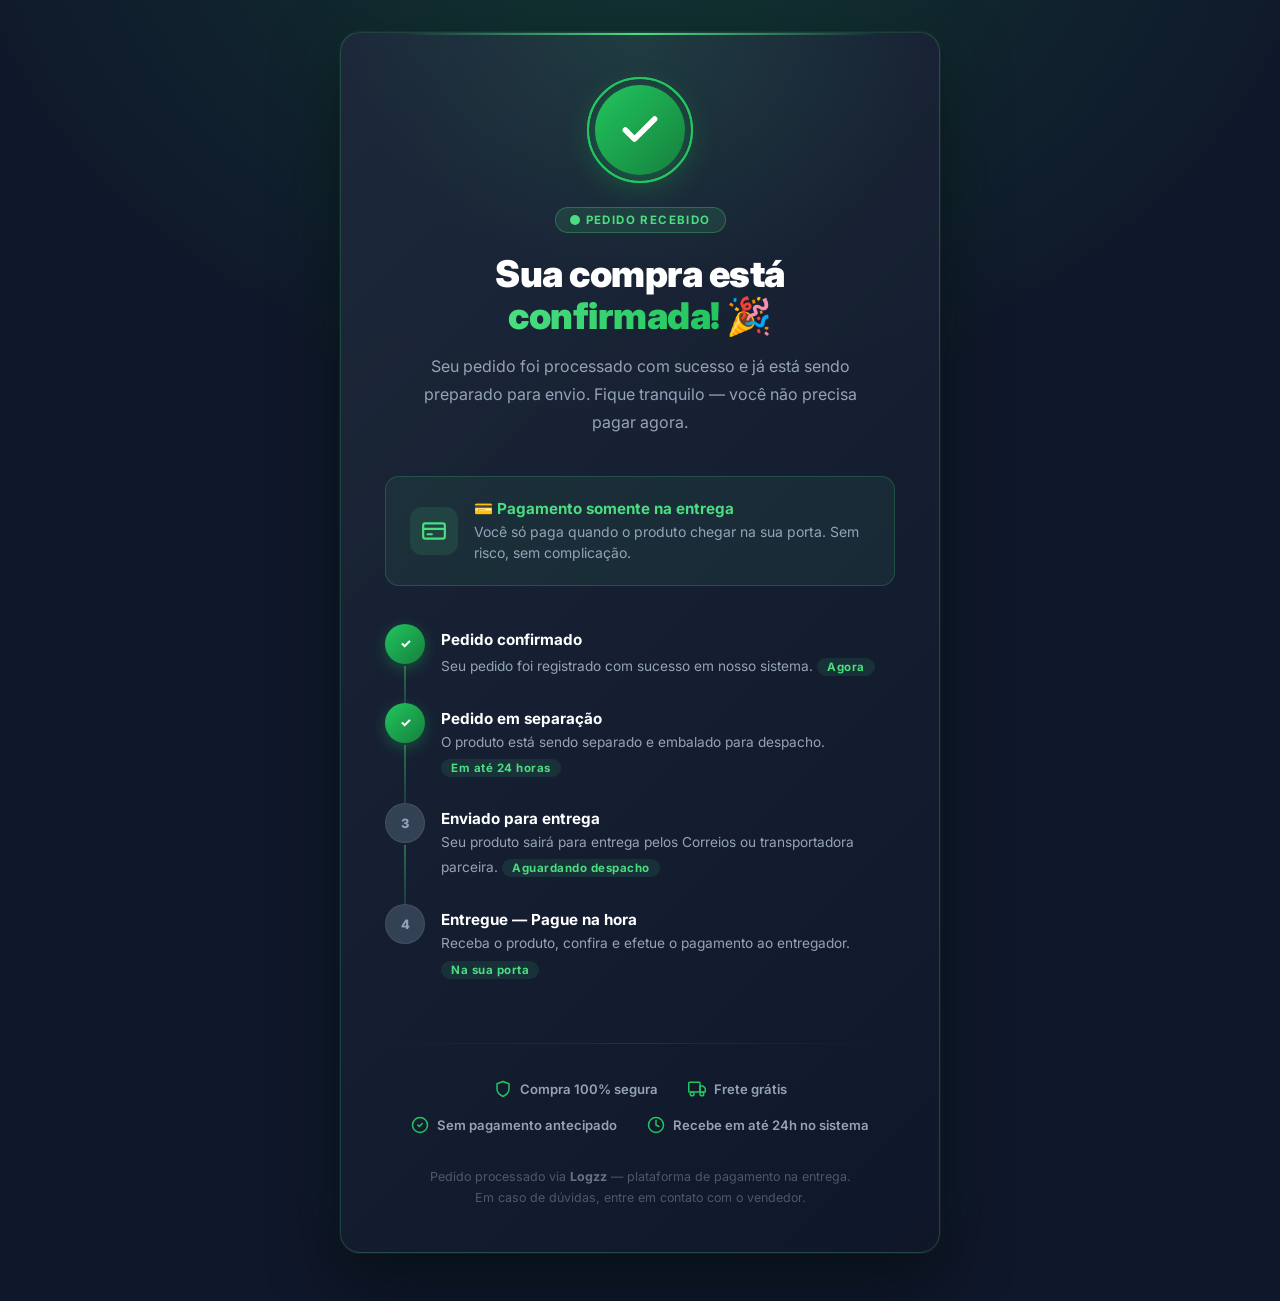
<file: aspirador-portatil/imagens e videos/obrigado/index.html>
<!DOCTYPE html>
<html lang="pt-BR">

<head>
    <meta charset="UTF-8" />
    <meta name="viewport" content="width=device-width, initial-scale=1.0" />
    <meta name="robots" content="noindex, nofollow" />
    <title>Pedido Confirmado — Obrigado!</title>

    <!-- ================================================================
       ✅ GOOGLE ADS — SNIPPET GLOBAL INSTALADO
       ID da conta: AW-777524549
       ================================================================ -->
    <script async src="https://www.googletagmanager.com/gtag/js?id=AW-777524549"></script>
    <script>
        window.dataLayer = window.dataLayer || [];
        function gtag() { dataLayer.push(arguments); }
        gtag('js', new Date());
        gtag('config', 'AW-777524549');
    </script>

    <link rel="preconnect" href="https://fonts.googleapis.com" />
    <link rel="preconnect" href="https://fonts.gstatic.com" crossorigin />
    <link
        href="https://fonts.googleapis.com/css2?family=Inter:ital,wght@0,400;0,500;0,600;0,700;0,800;0,900;1,400&display=swap"
        rel="stylesheet" />

    <style>
        /* ─── RESET ─── */
        *,
        *::before,
        *::after {
            margin: 0;
            padding: 0;
            box-sizing: border-box;
        }

        /* ─── TOKENS ─── */
        :root {
            --green-400: #4ade80;
            --green-500: #22c55e;
            --green-600: #16a34a;
            --green-700: #15803d;
            --blue-900: #0f172a;
            --blue-800: #1e293b;
            --blue-700: #334155;
            --slate-400: #94a3b8;
            --slate-300: #cbd5e1;
            --white: #ffffff;
            --radius: 20px;
        }

        /* ─── BASE ─── */
        html {
            scroll-behavior: smooth;
        }

        body {
            font-family: 'Inter', sans-serif;
            min-height: 100vh;
            display: flex;
            flex-direction: column;
            align-items: center;
            justify-content: center;
            background: var(--blue-900);
            background-image:
                radial-gradient(ellipse 80% 60% at 50% -10%, rgba(34, 197, 94, .18) 0%, transparent 70%),
                radial-gradient(ellipse 60% 40% at 80% 110%, rgba(15, 23, 42, .8) 0%, transparent 60%);
            padding: 32px 16px 48px;
            color: var(--white);
        }

        /* ─── CARD PRINCIPAL ─── */
        .card {
            width: 100%;
            max-width: 600px;
            background: linear-gradient(135deg, rgba(30, 41, 59, .95) 0%, rgba(15, 23, 42, .98) 100%);
            border: 1px solid rgba(74, 222, 128, .2);
            border-radius: var(--radius);
            padding: 52px 44px 44px;
            text-align: center;
            position: relative;
            overflow: hidden;
            box-shadow:
                0 0 0 1px rgba(255, 255, 255, .04),
                0 24px 64px rgba(0, 0, 0, .5),
                0 0 80px rgba(34, 197, 94, .07);
            animation: fadeUp .6s ease both;
        }

        /* Brilho superior */
        .card::before {
            content: '';
            position: absolute;
            inset: 0;
            background: radial-gradient(ellipse 70% 30% at 50% 0%, rgba(74, 222, 128, .12) 0%, transparent 70%);
            pointer-events: none;
        }

        /* Linha de acento no topo */
        .card::after {
            content: '';
            position: absolute;
            top: 0;
            left: 10%;
            right: 10%;
            height: 2px;
            background: linear-gradient(90deg, transparent, var(--green-400), transparent);
            border-radius: 99px;
        }

        /* ─── ANIMAÇÕES ─── */
        @keyframes fadeUp {
            from {
                opacity: 0;
                transform: translateY(28px);
            }

            to {
                opacity: 1;
                transform: translateY(0);
            }
        }

        @keyframes popIn {
            0% {
                opacity: 0;
                transform: scale(.4);
            }

            70% {
                transform: scale(1.08);
            }

            100% {
                opacity: 1;
                transform: scale(1);
            }
        }

        @keyframes pulse-ring {
            0% {
                transform: scale(1);
                opacity: .4;
            }

            100% {
                transform: scale(1.35);
                opacity: 0;
            }
        }

        @keyframes dash {
            from {
                stroke-dashoffset: 60;
            }

            to {
                stroke-dashoffset: 0;
            }
        }

        /* ─── ÍCONE ─── */
        .icon-wrap {
            position: relative;
            width: 90px;
            height: 90px;
            margin: 0 auto 32px;
            animation: popIn .55s cubic-bezier(.175, .885, .32, 1.275) .1s both;
        }

        .icon-wrap::before,
        .icon-wrap::after {
            content: '';
            position: absolute;
            inset: -8px;
            border-radius: 50%;
            border: 2px solid var(--green-500);
            animation: pulse-ring 2.2s ease-out infinite;
        }

        .icon-wrap::after {
            animation-delay: 1.1s;
        }

        .icon-circle {
            width: 90px;
            height: 90px;
            border-radius: 50%;
            background: linear-gradient(135deg, var(--green-500), var(--green-700));
            display: flex;
            align-items: center;
            justify-content: center;
            box-shadow: 0 8px 32px rgba(34, 197, 94, .35);
        }

        .icon-circle svg {
            width: 44px;
            height: 44px;
            stroke: #fff;
            stroke-width: 3;
            stroke-linecap: round;
            stroke-linejoin: round;
            fill: none;
            stroke-dasharray: 60;
            stroke-dashoffset: 60;
            animation: dash .5s ease .5s forwards;
        }

        /* ─── BADGE ─── */
        .badge {
            display: inline-flex;
            align-items: center;
            gap: 6px;
            background: rgba(74, 222, 128, .12);
            border: 1px solid rgba(74, 222, 128, .3);
            color: var(--green-400);
            font-size: .72rem;
            font-weight: 700;
            letter-spacing: 1.4px;
            text-transform: uppercase;
            padding: 5px 14px;
            border-radius: 99px;
            margin-bottom: 20px;
        }

        /* ─── TÍTULO ─── */
        h1 {
            font-size: clamp(1.7rem, 4.5vw, 2.3rem);
            font-weight: 900;
            line-height: 1.15;
            color: var(--white);
            margin-bottom: 14px;
            letter-spacing: -.5px;
        }

        h1 .accent {
            background: linear-gradient(90deg, var(--green-400), var(--green-500));
            -webkit-background-clip: text;
            -webkit-text-fill-color: transparent;
            background-clip: text;
        }

        .subtitle {
            font-size: 1rem;
            color: var(--slate-400);
            line-height: 1.75;
            max-width: 440px;
            margin: 0 auto 40px;
        }

        /* ─── DESTAQUE CENTRAL ─── */
        .highlight-box {
            background: rgba(74, 222, 128, .07);
            border: 1px solid rgba(74, 222, 128, .2);
            border-radius: 14px;
            padding: 22px 24px;
            margin-bottom: 36px;
            display: flex;
            align-items: center;
            gap: 16px;
            text-align: left;
        }

        .highlight-icon {
            flex-shrink: 0;
            width: 48px;
            height: 48px;
            background: rgba(74, 222, 128, .12);
            border-radius: 12px;
            display: flex;
            align-items: center;
            justify-content: center;
        }

        .highlight-icon svg {
            width: 26px;
            height: 26px;
            stroke: var(--green-400);
            stroke-width: 2;
            stroke-linecap: round;
            stroke-linejoin: round;
            fill: none;
        }

        .highlight-text strong {
            display: block;
            font-size: .95rem;
            font-weight: 700;
            color: var(--green-400);
            margin-bottom: 3px;
        }

        .highlight-text span {
            font-size: .875rem;
            color: var(--slate-400);
            line-height: 1.5;
        }

        /* ─── TIMELINE ─── */
        .timeline {
            display: flex;
            flex-direction: column;
            gap: 0;
            margin-bottom: 40px;
            text-align: left;
        }

        .tl-item {
            display: flex;
            align-items: flex-start;
            gap: 16px;
            position: relative;
        }

        /* Linha conectora */
        .tl-item:not(:last-child)::after {
            content: '';
            position: absolute;
            left: 19px;
            top: 44px;
            width: 2px;
            height: calc(100% - 12px);
            background: linear-gradient(to bottom, rgba(74, 222, 128, .4), rgba(74, 222, 128, .05));
        }

        .tl-dot {
            flex-shrink: 0;
            width: 40px;
            height: 40px;
            border-radius: 50%;
            display: flex;
            align-items: center;
            justify-content: center;
            font-size: .8rem;
            font-weight: 800;
            margin-top: 2px;
            z-index: 1;
        }

        .tl-dot.done {
            background: linear-gradient(135deg, var(--green-500), var(--green-700));
            color: #fff;
            box-shadow: 0 4px 14px rgba(34, 197, 94, .3);
        }

        .tl-dot.pending {
            background: var(--blue-700);
            color: var(--slate-400);
            border: 1px solid rgba(255, 255, 255, .08);
        }

        .tl-body {
            padding: 8px 0 24px;
        }

        .tl-body strong {
            display: block;
            font-size: .95rem;
            font-weight: 700;
            color: var(--white);
            margin-bottom: 3px;
        }

        .tl-body span {
            font-size: .855rem;
            color: var(--slate-400);
            line-height: 1.55;
        }

        .tl-body .tag-time {
            display: inline-block;
            background: rgba(74, 222, 128, .1);
            color: var(--green-400);
            font-size: .72rem;
            font-weight: 700;
            padding: 2px 10px;
            border-radius: 99px;
            margin-top: 6px;
            letter-spacing: .5px;
        }

        /* ─── SEPARADOR ─── */
        .divider {
            width: 100%;
            height: 1px;
            background: linear-gradient(90deg, transparent, rgba(255, 255, 255, .08), transparent);
            margin: 4px 0 36px;
        }

        /* ─── SELOS ─── */
        .seals {
            display: flex;
            flex-wrap: wrap;
            justify-content: center;
            gap: 18px 30px;
        }

        .seal {
            display: flex;
            align-items: center;
            gap: 8px;
            font-size: .82rem;
            font-weight: 600;
            color: var(--slate-400);
        }

        .seal svg {
            width: 18px;
            height: 18px;
            stroke: var(--green-500);
            fill: none;
            stroke-width: 2;
            stroke-linecap: round;
            stroke-linejoin: round;
            flex-shrink: 0;
        }

        /* ─── RODAPÉ ─── */
        .footer-note {
            margin-top: 32px;
            font-size: .78rem;
            color: var(--blue-700);
            color: rgba(148, 163, 184, .45);
            text-align: center;
            line-height: 1.7;
        }

        /* ─── RESPONSIVO ─── */
        @media (max-width: 480px) {
            .card {
                padding: 40px 22px 36px;
            }

            .highlight-box {
                flex-direction: column;
                align-items: flex-start;
                gap: 12px;
            }
        }
    </style>
</head>

<body>

    <div class="card" role="main">

        <!-- Ícone animado -->
        <div class="icon-wrap" aria-hidden="true">
            <div class="icon-circle">
                <svg viewBox="0 0 24 24">
                    <polyline points="20 6 9 17 4 12"></polyline>
                </svg>
            </div>
        </div>

        <!-- Badge -->
        <div class="badge">
            <svg width="10" height="10" viewBox="0 0 10 10" fill="currentColor">
                <circle cx="5" cy="5" r="5" />
            </svg>
            Pedido Recebido
        </div>

        <!-- Título -->
        <h1>
            Sua compra está<br>
            <span class="accent">confirmada!</span> 🎉
        </h1>

        <p class="subtitle">
            Seu pedido foi processado com sucesso e já está sendo preparado para envio.
            Fique tranquilo — você não precisa pagar agora.
        </p>

        <!-- Destaque: Pagamento na Entrega -->
        <div class="highlight-box" role="note" aria-label="Informação importante sobre pagamento">
            <div class="highlight-icon" aria-hidden="true">
                <svg viewBox="0 0 24 24">
                    <rect x="2" y="5" width="20" height="14" rx="2" />
                    <line x1="2" y1="10" x2="22" y2="10" />
                    <line x1="6" y1="15" x2="10" y2="15" />
                </svg>
            </div>
            <div class="highlight-text">
                <strong>💳 Pagamento somente na entrega</strong>
                <span>Você só paga quando o produto chegar na sua porta. Sem risco, sem complicação.</span>
            </div>
        </div>

        <!-- Timeline de próximos passos -->
        <div class="timeline" role="list" aria-label="Etapas do pedido">

            <div class="tl-item" role="listitem">
                <div class="tl-dot done" aria-label="Etapa concluída">✓</div>
                <div class="tl-body">
                    <strong>Pedido confirmado</strong>
                    <span>Seu pedido foi registrado com sucesso em nosso sistema.</span>
                    <div class="tag-time">Agora</div>
                </div>
            </div>

            <div class="tl-item" role="listitem">
                <div class="tl-dot done" aria-label="Etapa concluída">✓</div>
                <div class="tl-body">
                    <strong>Pedido em separação</strong>
                    <span>O produto está sendo separado e embalado para despacho.</span>
                    <div class="tag-time">Em até 24 horas</div>
                </div>
            </div>

            <div class="tl-item" role="listitem">
                <div class="tl-dot pending" aria-label="Etapa pendente">3</div>
                <div class="tl-body">
                    <strong>Enviado para entrega</strong>
                    <span>Seu produto sairá para entrega pelos Correios ou transportadora parceira.</span>
                    <div class="tag-time">Aguardando despacho</div>
                </div>
            </div>

            <div class="tl-item" role="listitem">
                <div class="tl-dot pending" aria-label="Etapa pendente">4</div>
                <div class="tl-body">
                    <strong>Entregue — Pague na hora</strong>
                    <span>Receba o produto, confira e efetue o pagamento ao entregador.</span>
                    <div class="tag-time">Na sua porta</div>
                </div>
            </div>

        </div><!-- /timeline -->

        <div class="divider" aria-hidden="true"></div>

        <!-- Selos de confiança -->
        <div class="seals" role="list" aria-label="Garantias">

            <div class="seal" role="listitem">
                <svg viewBox="0 0 24 24">
                    <path d="M12 22s8-4 8-10V5l-8-3-8 3v7c0 6 8 10 8 10z" />
                </svg>
                Compra 100% segura
            </div>

            <div class="seal" role="listitem">
                <svg viewBox="0 0 24 24">
                    <rect x="1" y="3" width="15" height="13" rx="1" />
                    <path d="M16 8h4l3 3v5h-7V8z" />
                    <circle cx="5.5" cy="18.5" r="2.5" />
                    <circle cx="18.5" cy="18.5" r="2.5" />
                </svg>
                Frete grátis
            </div>

            <div class="seal" role="listitem">
                <svg viewBox="0 0 24 24">
                    <path d="M12 22C6.477 22 2 17.523 2 12S6.477 2 12 2s10 4.477 10 10-4.477 10-10 10z" />
                    <path d="M9 12l2 2 4-4" />
                </svg>
                Sem pagamento antecipado
            </div>

            <div class="seal" role="listitem">
                <svg viewBox="0 0 24 24">
                    <circle cx="12" cy="12" r="10" />
                    <polyline points="12 6 12 12 16 14" />
                </svg>
                Recebe em até 24h no sistema
            </div>

        </div><!-- /seals -->

        <!-- Nota rodapé do card -->
        <p class="footer-note">
            Pedido processado via <strong style="color:rgba(148,163,184,.65)">Logzz</strong> &mdash; plataforma de
            pagamento na entrega.<br>
            Em caso de dúvidas, entre em contato com o vendedor.
        </p>

    </div><!-- /card -->

    <!-- ================================================================
       ✅ EVENTO DE CONVERSÃO DO GOOGLE ADS — INSTALADO
       Conversão: Joelheira Premium | ID: AW-777524549/je19CMzd4IEcEMWq4PIC
       ================================================================ -->

    <!-- Event snippet for Joelheira Premium conversion page -->
    <script>
        gtag('event', 'conversion', {
            'send_to': 'AW-777524549/je19CMzd4IEcEMWq4PIC',
            'value': 33.26,
            'currency': 'BRL',
            'transaction_id': ''
            // 'new_customer': true /* calcule dinamicamente e preencha com true/false */
        });
    </script>

</body>

</html>
</file>
<file: aspirador-portatil/style.css>
/* =================================================
   ASPIRADOR PORTÁTIL 4 em 1 — Landing Page Premium
   Design: Dark Futurista · Azul + Verde + Glow
   ================================================= */

/* ---------- RESET & BASE ---------- */
*,
*::before,
*::after {
    box-sizing: border-box;
    margin: 0;
    padding: 0;
}

:root {
    --bg-dark: #080c14;
    --bg-card: #0f1624;
    --bg-card2: #131d30;
    --accent-blue: #3b82f6;
    --accent-blue-lt: #60a5fa;
    --accent-green: #10b981;
    --accent-gold: #f59e0b;
    --accent-red: #ef4444;
    --text-white: #f1f5f9;
    --text-muted: #94a3b8;
    --text-subtle: #64748b;
    --border: #1e2d47;
    --border-glow: rgba(59, 130, 246, 0.35);
    --r-md: 12px;
    --r-lg: 20px;
    --r-xl: 28px;
    --shadow: 0 4px 40px rgba(0, 0, 0, 0.5);
    --glow-b: 0 0 48px rgba(59, 130, 246, 0.18);
    --glow-g: 0 0 48px rgba(16, 185, 129, 0.16);

    /* Espaçamentos de seção */
    --sec-pad: clamp(56px, 8vw, 96px) 0;
}

html {
    scroll-behavior: smooth;
}

body {
    font-family: 'Inter', sans-serif;
    background: var(--bg-dark);
    color: var(--text-white);
    line-height: 1.72;
    overflow-x: hidden;
    /* CORREÇÃO: sem hifenação automática */
    hyphens: none;
    -webkit-hyphens: none;
    word-break: normal;
    overflow-wrap: break-word;
}

img {
    max-width: 100%;
    height: auto;
    display: block;
}

/* ---------- CANVAS DE PARTÍCULAS ---------- */
#particles-canvas {
    position: fixed;
    top: 0;
    left: 0;
    width: 100%;
    height: 100%;
    pointer-events: none;
    z-index: 0;
    opacity: 0.45;
}

/* ---------- LINHAS DE LUZ DECORATIVAS ---------- */
.glow-line {
    position: fixed;
    pointer-events: none;
    z-index: 0;
    border-radius: 50%;
    filter: blur(80px);
    opacity: 0.08;
    animation: linefloat 12s ease-in-out infinite alternate;
}

.glow-line-1 {
    width: 600px;
    height: 600px;
    background: radial-gradient(circle, #3b82f6, transparent 70%);
    top: -200px;
    left: -150px;
}

.glow-line-2 {
    width: 500px;
    height: 500px;
    background: radial-gradient(circle, #10b981, transparent 70%);
    bottom: -150px;
    right: -100px;
    animation-delay: -6s;
}

@keyframes linefloat {
    0% {
        transform: translate(0, 0);
    }

    100% {
        transform: translate(40px, 30px);
    }
}

/* ---------- CONTAINER ---------- */
.container {
    position: relative;
    z-index: 1;
    width: 100%;
    max-width: 1120px;
    margin: 0 auto;
    padding: 0 clamp(16px, 5vw, 40px);
}

/* ---------- TIPOGRAFIA RESPONSIVA ---------- */
.highlight {
    background: linear-gradient(135deg, var(--accent-blue), var(--accent-green));
    -webkit-background-clip: text;
    -webkit-text-fill-color: transparent;
    background-clip: text;
}

.section-title {
    font-size: clamp(1.55rem, 3.8vw, 2.5rem);
    font-weight: 900;
    text-align: center;
    margin-bottom: 12px;
    line-height: 1.22;
    letter-spacing: -0.3px;
}

.section-subtitle {
    text-align: center;
    color: var(--text-muted);
    font-size: clamp(0.95rem, 2vw, 1.1rem);
    max-width: 680px;
    margin: 0 auto 48px;
    line-height: 1.65;
}

/* ---------- BOTÕES ---------- */
.btn {
    display: block;
    width: 100%;
    max-width: 560px;
    margin: 0 auto;
    padding: clamp(16px, 3vw, 20px) clamp(24px, 4vw, 44px);
    border-radius: 50px;
    font-size: clamp(0.88rem, 2vw, 1.02rem);
    font-weight: 800;
    text-decoration: none;
    text-align: center;
    letter-spacing: 0.4px;
    cursor: pointer;
    transition: transform 0.25s ease, box-shadow 0.25s ease;
    line-height: 1.4;
    white-space: normal;
    word-break: normal;
}

.btn-primary {
    background: linear-gradient(135deg, #1d4ed8 0%, #15803d 100%);
    color: #fff;
    box-shadow: 0 8px 32px rgba(29, 78, 216, 0.4), 0 0 0 0 rgba(29, 78, 216, 0.2);
    animation: pulse-btn 2.8s ease-in-out infinite;
}

.btn-primary:hover {
    transform: translateY(-3px) scale(1.015);
    box-shadow: 0 16px 48px rgba(29, 78, 216, 0.55);
}

.btn-gold {
    background: linear-gradient(135deg, #b45309 0%, #f59e0b 100%);
    color: #1a0e00;
    font-weight: 900;
    box-shadow: 0 8px 32px rgba(245, 158, 11, 0.38);
    animation: pulse-btn-gold 2.8s ease-in-out infinite;
}

.btn-gold:hover {
    transform: translateY(-3px) scale(1.015);
    box-shadow: 0 16px 48px rgba(245, 158, 11, 0.55);
}

@keyframes pulse-btn {

    0%,
    100% {
        box-shadow: 0 8px 32px rgba(29, 78, 216, 0.4), 0 0 0 0 rgba(29, 78, 216, 0.15);
    }

    50% {
        box-shadow: 0 8px 48px rgba(29, 78, 216, 0.6), 0 0 0 8px rgba(29, 78, 216, 0.07);
    }
}

@keyframes pulse-btn-gold {

    0%,
    100% {
        box-shadow: 0 8px 32px rgba(245, 158, 11, 0.38);
    }

    50% {
        box-shadow: 0 8px 48px rgba(245, 158, 11, 0.58), 0 0 0 8px rgba(245, 158, 11, 0.07);
    }
}

/* ---------- BLOCO DE PREÇO ---------- */
.price-block {
    background: linear-gradient(135deg, rgba(15, 22, 36, 0.95), rgba(19, 29, 48, 0.95));
    border: 1px solid var(--border);
    border-radius: var(--r-md);
    padding: clamp(16px, 3vw, 24px) clamp(20px, 4vw, 32px);
    margin: 0 auto 20px;
    max-width: 560px;
    text-align: center;
    position: relative;
    overflow: hidden;
}

.price-block::before {
    content: '';
    position: absolute;
    inset: 0;
    background: linear-gradient(135deg, rgba(59, 130, 246, 0.04), rgba(16, 185, 129, 0.04));
    pointer-events: none;
}

.price-old {
    color: var(--text-muted);
    font-size: 0.93rem;
    margin-bottom: 4px;
}

.price-old s {
    color: var(--accent-red);
    text-decoration: line-through;
}

.price-current {
    font-size: clamp(1.6rem, 4vw, 2rem);
    font-weight: 900;
    color: var(--text-white);
    margin-bottom: 8px;
    white-space: nowrap;
    display: flex;
    align-items: baseline;
    justify-content: center;
    gap: 6px;
}

.price-current strong {
    background: linear-gradient(135deg, var(--accent-green), #34d399);
    -webkit-background-clip: text;
    -webkit-text-fill-color: transparent;
    background-clip: text;
    font-size: clamp(1.8rem, 4.5vw, 2.3rem);
    white-space: nowrap;
}

.price-savings {
    display: inline-block;
    font-size: 0.88rem;
    font-weight: 700;
    background: rgba(16, 185, 129, 0.12);
    color: var(--accent-green);
    border-radius: 50px;
    padding: 4px 18px;
    border: 1px solid rgba(16, 185, 129, 0.2);
}

/* ---------- HERO ---------- */
.hero {
    padding: clamp(64px, 10vw, 110px) 0 clamp(64px, 8vw, 96px);
    text-align: center;
    position: relative;
}

/* Halo radial atrás do hero */
.hero::before {
    content: '';
    position: absolute;
    top: -120px;
    left: 50%;
    transform: translateX(-50%);
    width: min(1000px, 150vw);
    height: min(1000px, 150vw);
    background: radial-gradient(ellipse, rgba(59, 130, 246, 0.09) 0%, transparent 65%);
    pointer-events: none;
    z-index: 0;
}

/* Linha de grade futurista no fundo do hero */
.hero::after {
    content: '';
    position: absolute;
    inset: 0;
    background-image:
        linear-gradient(rgba(59, 130, 246, 0.035) 1px, transparent 1px),
        linear-gradient(90deg, rgba(59, 130, 246, 0.035) 1px, transparent 1px);
    background-size: 48px 48px;
    pointer-events: none;
    z-index: 0;
    mask-image: radial-gradient(ellipse 80% 60% at 50% 40%, black 30%, transparent 100%);
    -webkit-mask-image: radial-gradient(ellipse 80% 60% at 50% 40%, black 30%, transparent 100%);
}

.hero-badge {
    display: inline-flex;
    align-items: center;
    gap: 6px;
    background: rgba(59, 130, 246, 0.1);
    border: 1px solid rgba(59, 130, 246, 0.3);
    color: var(--accent-blue-lt);
    padding: 6px 22px;
    border-radius: 50px;
    font-size: 0.8rem;
    font-weight: 700;
    letter-spacing: 1.2px;
    text-transform: uppercase;
    margin-bottom: 28px;
    animation: badgepulse 3s ease-in-out infinite;
}

@keyframes badgepulse {

    0%,
    100% {
        box-shadow: 0 0 0 0 rgba(59, 130, 246, 0.15);
    }

    50% {
        box-shadow: 0 0 0 8px rgba(59, 130, 246, 0);
    }
}

.hero-headline {
    font-size: clamp(1.85rem, 5.5vw, 3.1rem);
    font-weight: 900;
    line-height: 1.18;
    margin-bottom: 22px;
    max-width: 880px;
    margin-left: auto;
    margin-right: auto;
}

.hero-subheadline {
    font-size: clamp(1rem, 2.4vw, 1.22rem);
    color: var(--text-muted);
    font-weight: 400;
    margin-bottom: 32px;
    max-width: 720px;
    margin-left: auto;
    margin-right: auto;
    line-height: 1.7;
}

.hero-bullets {
    list-style: none;
    display: flex;
    flex-direction: column;
    gap: 10px;
    margin: 0 auto 24px;
    max-width: 540px;
    text-align: left;
}

.hero-bullets li {
    font-size: clamp(0.9rem, 2vw, 1rem);
    font-weight: 500;
    color: var(--text-white);
    display: flex;
    align-items: flex-start;
    gap: 10px;
    line-height: 1.5;
}

.hero-text {
    color: var(--text-muted);
    font-size: clamp(0.93rem, 2vw, 1.02rem);
    max-width: 620px;
    margin: 0 auto 36px;
    line-height: 1.7;
}

/* Placeholder de vídeo */
.media-placeholder.media-video {
    aspect-ratio: 16 / 9;
    max-width: 840px;
    margin: 0 auto 36px;
    background: linear-gradient(135deg, #070e1c, #0d1a35);
    border: 2px dashed rgba(59, 130, 246, 0.45);
    border-radius: var(--r-lg);
    box-shadow: var(--shadow), var(--glow-b);
    transition: border-color 0.3s, box-shadow 0.3s;
}

.media-placeholder.media-video:hover {
    border-color: rgba(59, 130, 246, 0.85);
    box-shadow: var(--shadow), 0 0 72px rgba(59, 130, 246, 0.28);
}

.cta-group {
    display: flex;
    flex-direction: column;
    align-items: center;
    gap: 14px;
}

.btn-hero {
    font-size: clamp(0.9rem, 2.2vw, 1.08rem);
    padding: clamp(17px, 3vw, 22px) clamp(28px, 5vw, 52px);
}

.btn-final {
    font-size: clamp(0.9rem, 2.2vw, 1.08rem);
    padding: clamp(17px, 3vw, 22px) clamp(28px, 5vw, 52px);
    margin-bottom: 24px;
}

.trust-line {
    font-size: clamp(0.78rem, 1.6vw, 0.88rem);
    color: var(--text-muted);
    font-weight: 500;
    letter-spacing: 0.2px;
}

/* ---------- SEÇÃO DOR ---------- */
.pain-section {
    padding: var(--sec-pad);
    background: var(--bg-card);
    border-top: 1px solid var(--border);
    border-bottom: 1px solid var(--border);
    position: relative;
    overflow: hidden;
}

.pain-section::before {
    content: '';
    position: absolute;
    top: 0;
    left: 0;
    right: 0;
    bottom: 0;
    background: repeating-linear-gradient(-45deg,
            transparent,
            transparent 32px,
            rgba(239, 68, 68, 0.015) 32px,
            rgba(239, 68, 68, 0.015) 33px);
    pointer-events: none;
}

.pain-list {
    list-style: none;
    display: flex;
    flex-direction: column;
    gap: 12px;
    margin: 0 auto 40px;
    max-width: 780px;
}

.pain-list li {
    background: var(--bg-card2);
    border: 1px solid var(--border);
    border-left: 3px solid rgba(239, 68, 68, 0.5);
    border-radius: var(--r-md);
    padding: clamp(14px, 2.5vw, 18px) clamp(16px, 3vw, 22px);
    display: flex;
    align-items: flex-start;
    gap: 12px;
    font-size: clamp(0.9rem, 2vw, 1rem);
    line-height: 1.6;
    transition: border-color 0.3s, transform 0.25s;
}

.pain-list li:hover {
    border-left-color: var(--accent-red);
    transform: translateX(4px);
}

.pain-x {
    font-size: 1.1rem;
    flex-shrink: 0;
    margin-top: 2px;
}

.pain-transition {
    background: linear-gradient(135deg, rgba(16, 185, 129, 0.09), rgba(59, 130, 246, 0.09));
    border: 1px solid rgba(16, 185, 129, 0.22);
    border-radius: var(--r-md);
    padding: clamp(18px, 3vw, 24px) clamp(20px, 4vw, 32px);
    text-align: center;
    max-width: 720px;
    margin: 0 auto;
    font-size: clamp(0.95rem, 2vw, 1.08rem);
    color: var(--text-white);
    line-height: 1.65;
    backdrop-filter: blur(8px);
}

/* ---------- SEÇÃO PRODUTO ---------- */
.product-section {
    padding: var(--sec-pad);
    position: relative;
}

.product-copy p {
    color: var(--text-muted);
    margin-bottom: 18px;
    font-size: clamp(0.95rem, 2vw, 1.06rem);
    max-width: 800px;
    margin-left: auto;
    margin-right: auto;
    line-height: 1.78;
}

.product-copy p strong {
    color: var(--text-white);
}

.tech-pills {
    display: flex;
    flex-wrap: wrap;
    gap: 10px;
    justify-content: center;
    margin-top: 32px;
}

.pill {
    background: rgba(59, 130, 246, 0.09);
    border: 1px solid rgba(59, 130, 246, 0.22);
    color: var(--accent-blue-lt);
    padding: 8px 20px;
    border-radius: 50px;
    font-size: clamp(0.78rem, 1.6vw, 0.9rem);
    font-weight: 700;
    transition: all 0.25s;
    cursor: default;
}

.pill:hover {
    background: rgba(59, 130, 246, 0.2);
    transform: translateY(-2px);
    box-shadow: 0 4px 16px rgba(59, 130, 246, 0.2);
}

/* ---------- SEÇÃO BENEFÍCIOS ---------- */
.benefits-section {
    padding: var(--sec-pad);
    background: var(--bg-card);
    border-top: 1px solid var(--border);
    border-bottom: 1px solid var(--border);
}

.benefits-grid {
    display: grid;
    grid-template-columns: repeat(3, 1fr);
    gap: 20px;
    margin-bottom: 48px;
}

.benefit-card {
    background: var(--bg-card2);
    border: 1px solid var(--border);
    border-radius: var(--r-lg);
    padding: clamp(22px, 3vw, 30px) clamp(18px, 2.5vw, 26px);
    transition: all 0.3s ease;
    position: relative;
    overflow: hidden;
}

.benefit-card::before {
    content: '';
    position: absolute;
    top: 0;
    left: 0;
    right: 0;
    height: 3px;
    background: linear-gradient(90deg, var(--accent-blue), var(--accent-green));
    transform: scaleX(0);
    transform-origin: left;
    transition: transform 0.35s;
}

.benefit-card::after {
    content: '';
    position: absolute;
    inset: 0;
    background: radial-gradient(circle at 30% 30%, rgba(59, 130, 246, 0.04), transparent 60%);
    pointer-events: none;
    opacity: 0;
    transition: opacity 0.3s;
}

.benefit-card:hover {
    border-color: var(--border-glow);
    transform: translateY(-5px);
    box-shadow: var(--shadow), var(--glow-b);
}

.benefit-card:hover::before {
    transform: scaleX(1);
}

.benefit-card:hover::after {
    opacity: 1;
}

.benefit-icon {
    font-size: 2.2rem;
    margin-bottom: 14px;
}

.benefit-card h3 {
    font-size: clamp(0.95rem, 1.8vw, 1.06rem);
    font-weight: 700;
    margin-bottom: 8px;
}

.benefit-card p {
    color: var(--text-muted);
    font-size: clamp(0.85rem, 1.6vw, 0.93rem);
    line-height: 1.65;
}

/* ---------- SEÇÃO DEPOIMENTOS ---------- */
.testimonials-section {
    padding: var(--sec-pad);
}

.testimonials-grid {
    display: grid;
    grid-template-columns: repeat(3, 1fr);
    gap: 20px;
}

/* ---------- SEÇÃO OFERTA ---------- */
.offer-section {
    padding: var(--sec-pad);
    background: var(--bg-card);
    border-top: 1px solid var(--border);
    border-bottom: 1px solid var(--border);
    position: relative;
    overflow: hidden;
}

/* Grade sutil no fundo */
.offer-section::before {
    content: '';
    position: absolute;
    inset: 0;
    background-image:
        linear-gradient(rgba(16, 185, 129, 0.03) 1px, transparent 1px),
        linear-gradient(90deg, rgba(16, 185, 129, 0.03) 1px, transparent 1px);
    background-size: 60px 60px;
    pointer-events: none;
}

.trust-pills {
    display: flex;
    flex-wrap: wrap;
    gap: 10px;
    justify-content: center;
    margin-bottom: 48px;
}

.trust-pill {
    background: rgba(16, 185, 129, 0.09);
    border: 1px solid rgba(16, 185, 129, 0.22);
    color: var(--accent-green);
    padding: 9px 20px;
    border-radius: 50px;
    font-size: clamp(0.78rem, 1.6vw, 0.9rem);
    font-weight: 700;
    white-space: nowrap;
}

.kits-grid {
    display: grid;
    grid-template-columns: repeat(3, 1fr);
    gap: 24px;
    align-items: start;
}

.kit-card {
    background: var(--bg-card2);
    border: 1px solid var(--border);
    border-radius: var(--r-xl);
    padding: clamp(24px, 3.5vw, 36px) clamp(20px, 3vw, 30px);
    text-align: center;
    position: relative;
    transition: all 0.3s;
    overflow: hidden;
}

.kit-card::after {
    content: '';
    position: absolute;
    inset: 0;
    background: radial-gradient(ellipse at 50% 0%, rgba(59, 130, 246, 0.06), transparent 70%);
    pointer-events: none;
}

.kit-card:hover {
    transform: translateY(-5px);
    box-shadow: var(--shadow), var(--glow-b);
}

.kit-featured {
    border-color: rgba(245, 158, 11, 0.4);
    background: linear-gradient(160deg, #131d30, #1c1600);
    box-shadow: 0 0 48px rgba(245, 158, 11, 0.08);
}

.kit-featured::after {
    background: radial-gradient(ellipse at 50% 0%, rgba(245, 158, 11, 0.07), transparent 70%);
}

.kit-badge {
    display: inline-block;
    background: rgba(59, 130, 246, 0.13);
    border: 1px solid rgba(59, 130, 246, 0.28);
    color: var(--accent-blue-lt);
    padding: 4px 16px;
    border-radius: 50px;
    font-size: 0.76rem;
    font-weight: 800;
    text-transform: uppercase;
    letter-spacing: 1px;
    margin-bottom: 16px;
}

.badge-gold {
    background: rgba(245, 158, 11, 0.14);
    border-color: rgba(245, 158, 11, 0.35);
    color: var(--accent-gold);
}

.badge-green {
    background: rgba(16, 185, 129, 0.11);
    border-color: rgba(16, 185, 129, 0.28);
    color: var(--accent-green);
}

.kit-title {
    font-size: clamp(1rem, 2vw, 1.15rem);
    font-weight: 800;
    margin-bottom: 10px;
}

.kit-description {
    color: var(--text-muted);
    font-size: clamp(0.85rem, 1.6vw, 0.93rem);
    margin-bottom: 24px;
    line-height: 1.65;
}

/* ---------- SEÇÃO GARANTIA ---------- */
.guarantee-section {
    padding: var(--sec-pad);
}

.guarantee-box {
    background: linear-gradient(135deg, rgba(16, 185, 129, 0.06), rgba(59, 130, 246, 0.06));
    border: 1px solid rgba(16, 185, 129, 0.18);
    border-radius: var(--r-xl);
    padding: clamp(36px, 6vw, 60px) clamp(24px, 5vw, 56px);
    text-align: center;
    max-width: 800px;
    margin: 0 auto;
    position: relative;
    overflow: hidden;
    backdrop-filter: blur(12px);
}

.guarantee-box::before {
    content: '';
    position: absolute;
    top: -80px;
    left: 50%;
    transform: translateX(-50%);
    width: 400px;
    height: 400px;
    background: radial-gradient(circle, rgba(16, 185, 129, 0.07), transparent 70%);
    pointer-events: none;
}

.guarantee-icon {
    font-size: clamp(2.8rem, 6vw, 4rem);
    margin-bottom: 20px;
}

.guarantee-title {
    font-size: clamp(1.35rem, 3.2vw, 2rem);
    font-weight: 900;
    margin-bottom: 20px;
}

.guarantee-text {
    color: var(--text-muted);
    font-size: clamp(0.93rem, 1.9vw, 1.02rem);
    margin-bottom: 16px;
    max-width: 640px;
    margin-left: auto;
    margin-right: auto;
    line-height: 1.72;
}

.guarantee-text strong {
    color: var(--text-white);
}

.guarantee-badges {
    display: flex;
    flex-wrap: wrap;
    gap: 12px;
    justify-content: center;
    margin-top: 28px;
}

.gbadge {
    background: rgba(16, 185, 129, 0.09);
    border: 1px solid rgba(16, 185, 129, 0.22);
    color: var(--accent-green);
    padding: 8px 20px;
    border-radius: 50px;
    font-size: clamp(0.78rem, 1.6vw, 0.9rem);
    font-weight: 700;
}

/* ---------- SEÇÃO FAQ ---------- */
.faq-section {
    padding: var(--sec-pad);
    background: var(--bg-card);
    border-top: 1px solid var(--border);
    border-bottom: 1px solid var(--border);
}

.faq-list {
    max-width: 800px;
    margin: 0 auto;
    display: flex;
    flex-direction: column;
    gap: 12px;
}

.faq-item {
    background: var(--bg-card2);
    border: 1px solid var(--border);
    border-radius: var(--r-md);
    overflow: hidden;
    transition: border-color 0.3s, box-shadow 0.3s;
}

.faq-item[open] {
    border-color: var(--border-glow);
    box-shadow: 0 0 24px rgba(59, 130, 246, 0.08);
}

.faq-question {
    list-style: none;
    padding: clamp(16px, 2.5vw, 20px) clamp(18px, 3vw, 26px);
    font-weight: 700;
    font-size: clamp(0.9rem, 1.9vw, 1.02rem);
    cursor: pointer;
    display: flex;
    justify-content: space-between;
    align-items: center;
    gap: 12px;
    transition: color 0.3s;
    line-height: 1.5;
}

.faq-question::-webkit-details-marker {
    display: none;
}

.faq-question:hover {
    color: var(--accent-blue-lt);
}

.faq-question::after {
    content: '+';
    font-size: 1.5rem;
    font-weight: 300;
    color: var(--accent-blue);
    transition: transform 0.3s;
    flex-shrink: 0;
}

.faq-item[open] .faq-question::after {
    transform: rotate(45deg);
}

.faq-answer {
    padding: 0 clamp(18px, 3vw, 26px) clamp(16px, 2.5vw, 20px);
}

.faq-answer p {
    color: var(--text-muted);
    font-size: clamp(0.88rem, 1.8vw, 0.97rem);
    line-height: 1.72;
}

/* ---------- CTA FINAL ---------- */
.final-cta-section {
    padding: var(--sec-pad);
    text-align: center;
    position: relative;
    overflow: hidden;
}

.final-cta-section::before {
    content: '';
    position: absolute;
    bottom: -150px;
    left: 50%;
    transform: translateX(-50%);
    width: min(900px, 130vw);
    height: min(900px, 130vw);
    background: radial-gradient(ellipse, rgba(16, 185, 129, 0.07), transparent 65%);
    pointer-events: none;
}

.cta-title {
    font-size: clamp(1.7rem, 5vw, 3rem);
    font-weight: 900;
    margin: 0 auto 20px;
    max-width: 800px;
    line-height: 1.2;
}

.cta-text {
    color: var(--text-muted);
    font-size: clamp(0.95rem, 2vw, 1.06rem);
    max-width: 640px;
    margin: 0 auto 14px;
    line-height: 1.72;
}

.cta-text strong {
    color: var(--text-white);
}

.price-block-final {
    margin-bottom: 24px;
}

.final-trust {
    display: flex;
    flex-wrap: wrap;
    gap: 16px 24px;
    justify-content: center;
    margin-top: 10px;
}

.final-trust span {
    color: var(--text-muted);
    font-size: clamp(0.78rem, 1.6vw, 0.9rem);
    font-weight: 600;
}

/* ---------- FOOTER ---------- */
.footer {
    background: #040609;
    border-top: 1px solid var(--border);
    padding: clamp(28px, 4vw, 40px) 0;
    text-align: center;
}

.footer p {
    color: var(--text-subtle);
    font-size: clamp(0.72rem, 1.4vw, 0.82rem);
    line-height: 1.85;
    max-width: 720px;
    margin: 0 auto;
}

/* ---------- MEDIA PLACEHOLDERS ---------- */
.media-placeholder {
    width: 100%;
    border-radius: var(--r-lg);
    display: flex;
    align-items: center;
    justify-content: center;
    text-align: center;
    transition: border-color 0.3s, box-shadow 0.3s;
    position: relative;
    overflow: hidden;
}

.media-placeholder.media-img {
    min-height: clamp(200px, 30vw, 280px);
    background: linear-gradient(135deg, #0b1a12, #0f2218);
    border: 2px dashed rgba(16, 185, 129, 0.45);
    box-shadow: var(--glow-g);
}

.media-placeholder.media-img:hover {
    border-color: rgba(16, 185, 129, 0.9);
    box-shadow: 0 0 60px rgba(16, 185, 129, 0.25);
}

.media-placeholder.media-img.media-sm {
    min-height: clamp(140px, 20vw, 200px);
}

.media-placeholder.media-depo {
    min-height: clamp(160px, 22vw, 220px);
    background: linear-gradient(135deg, #1a1400, #1c160a);
    border: 2px dashed rgba(245, 158, 11, 0.4);
    box-shadow: 0 0 32px rgba(245, 158, 11, 0.06);
    border-radius: var(--r-lg);
}

.media-placeholder.media-depo:hover {
    border-color: rgba(245, 158, 11, 0.9);
    box-shadow: 0 0 56px rgba(245, 158, 11, 0.2);
}

.media-ph-inner {
    padding: clamp(18px, 3vw, 28px) clamp(14px, 2.5vw, 24px);
    display: flex;
    flex-direction: column;
    align-items: center;
    gap: 7px;
    width: 100%;
}

.media-ph-icon {
    font-size: clamp(2rem, 4vw, 2.8rem);
    line-height: 1;
    margin-bottom: 4px;
}

.media-ph-label {
    font-size: clamp(0.68rem, 1.4vw, 0.82rem);
    font-weight: 800;
    text-transform: uppercase;
    letter-spacing: 1.2px;
    color: var(--text-white);
}

.media-ph-size {
    font-size: 0.72rem;
    font-weight: 600;
    color: var(--text-muted);
    background: rgba(255, 255, 255, 0.05);
    border: 1px solid rgba(255, 255, 255, 0.1);
    border-radius: 50px;
    padding: 3px 12px;
}

.media-ph-tip {
    font-size: 0.72rem;
    color: var(--text-subtle);
    line-height: 1.5;
    margin-top: 3px;
}

.media-ph-tip code {
    display: inline-block;
    background: rgba(255, 255, 255, 0.07);
    border: 1px solid rgba(255, 255, 255, 0.1);
    border-radius: 4px;
    padding: 2px 8px;
    font-size: 0.68rem;
    font-family: 'Courier New', monospace;
    color: #93c5fd;
    margin-top: 4px;
    word-break: break-all;
}

.gallery-placeholders {
    padding: clamp(20px, 3vw, 32px);
    background: rgba(255, 255, 255, 0.018);
    border: 1px solid var(--border);
    border-radius: var(--r-xl);
}

.gallery-ph-title {
    font-size: 0.76rem;
    font-weight: 800;
    letter-spacing: 1.5px;
    text-transform: uppercase;
    color: var(--text-subtle);
    margin-bottom: 16px;
    text-align: center;
}

.gallery-ph-grid {
    display: grid;
    grid-template-columns: repeat(2, 1fr);
    gap: 14px;
}

/* ---------- SCROLL FADE IN ---------- */
.fade-in {
    opacity: 0;
    transform: translateY(28px);
    transition: opacity 0.55s ease, transform 0.55s ease;
}

.fade-in.visible {
    opacity: 1;
    transform: translateY(0);
}

/* ============================================================
   RESPONSIVO
   ============================================================ */

/* Tablet (< 1024px) — 2 colunas em benefícios e kits */
@media (max-width: 1023px) {
    .benefits-grid {
        grid-template-columns: repeat(2, 1fr);
    }

    .kits-grid {
        grid-template-columns: repeat(2, 1fr);
    }

    .kits-grid>.kit-card:last-child {
        grid-column: 1 / -1;
        max-width: 520px;
        margin: 0 auto;
        width: 100%;
    }

    .testimonials-grid {
        grid-template-columns: repeat(2, 1fr);
    }

    .testimonials-grid>.media-placeholder:last-child {
        grid-column: 1 / -1;
    }
}

/* Mobile (< 640px) — coluna única, centralizado */
@media (max-width: 640px) {

    /* Estrutura geral */
    .container {
        text-align: center;
    }

    /* Hero */
    .hero {
        text-align: center;
    }

    .hero-bullets {
        text-align: left;
        align-self: center;
        width: 100%;
        max-width: 340px;
        margin-left: auto;
        margin-right: auto;
    }

    .hero-text {
        text-align: center;
    }

    /* Seção dor */
    .pain-list {
        text-align: left;
        max-width: 340px;
        margin-left: auto;
        margin-right: auto;
    }

    /* Seção produto */
    .product-copy {
        text-align: center;
    }

    .product-copy p {
        text-align: left;
    }

    .tech-pills {
        justify-content: center;
        gap: 8px;
    }

    /* Preço */
    .price-block {
        margin-left: auto;
        margin-right: auto;
    }

    /* Trust e garantia */
    .trust-line {
        font-size: 0.76rem;
        text-align: center;
    }

    .guarantee-badges {
        justify-content: center;
    }

    .final-trust {
        gap: 10px 16px;
        justify-content: center;
    }

    /* Grids */
    .benefits-grid {
        grid-template-columns: 1fr;
    }

    .kits-grid {
        grid-template-columns: 1fr;
    }

    .kits-grid>.kit-card:last-child {
        max-width: 100%;
    }

    .testimonials-grid {
        grid-template-columns: 1fr;
    }

    .testimonials-grid>.media-placeholder:last-child {
        grid-column: auto;
    }

    .gallery-ph-grid {
        grid-template-columns: 1fr 1fr;
        gap: 10px;
    }

    /* Ocultar dicas de código */
    .media-ph-tip {
        display: none;
    }

    /* Pain list */
    .pain-list li {
        font-size: 0.92rem;
    }

    .hero-bullets li {
        font-size: 0.93rem;
    }

    .guarantee-box {
        padding: 32px 20px;
    }
}

/* Extra pequeno (< 400px) */
@media (max-width: 400px) {
    .gallery-ph-grid {
        grid-template-columns: 1fr;
    }

    .hero-badge {
        font-size: 0.72rem;
        padding: 5px 14px;
    }
}

/* ---------- DEPOIMENTO EM VIDEO WRAPPER ---------- */
.depo-video-wrapper {
    margin-top: 48px;
    padding: 28px;
    background: rgba(255, 255, 255, 0.018);
    border: 1px solid var(--border);
    border-radius: var(--r-xl);
    position: relative;
    overflow: hidden;
    text-align: center;
}

.depo-video-wrapper::before {
    content: '';
    position: absolute;
    inset: 0;
    background: radial-gradient(ellipse at 50% 0%, rgba(59, 130, 246, 0.05), transparent 65%);
    pointer-events: none;
}

.depo-video-label {
    text-align: center;
    margin-bottom: 20px;
    display: flex;
    flex-direction: column;
    align-items: center;
    gap: 8px;
}

.depo-video-tag {
    display: inline-block;
    font-size: 0.76rem;
    font-weight: 800;
    letter-spacing: 1.5px;
    text-transform: uppercase;
    color: var(--accent-blue-lt);
    background: rgba(59, 130, 246, 0.1);
    border: 1px solid rgba(59, 130, 246, 0.25);
    border-radius: 50px;
    padding: 5px 18px;
}

.depo-video-label p {
    color: var(--text-muted);
    font-size: clamp(0.88rem, 1.8vw, 0.98rem);
    margin: 0;
    line-height: 1.5;
    text-align: center;
    max-width: 600px;
}

.kit-card .btn {
    letter-spacing: 0.2px;
    display: flex;
    flex-direction: column;
    align-items: center;
    gap: 2px;
}

.kit-card .btn .btn-l1 {
    display: block;
    white-space: nowrap;
    font-size: clamp(0.78rem, 1.5vw, 0.93rem);
    font-weight: 900;
    letter-spacing: 0.4px;
}

.kit-card .btn .btn-l2 {
    display: block;
    font-size: clamp(0.7rem, 1.3vw, 0.82rem);
    font-weight: 700;
    opacity: 0.92;
    letter-spacing: 0.3px;
}

.depo-video-wrapper .media-placeholder.media-video {
    max-width: 100%;
    margin: 0 auto;
    border-radius: var(--r-lg);
}

/* Frame do vídeo de depoimento — mesmo tamanho do VSL (16:9, 840px) */
.depo-frame-wrap {
    position: relative;
    width: 100%;
    max-width: 840px;
    margin: 0 auto;
    padding-top: 56.25%;
    /* proporcao 16:9 */
    border-radius: var(--r-lg);
    overflow: hidden;
    box-shadow: var(--shadow), var(--glow-b);
}

.depo-frame-wrap iframe {
    position: absolute;
    inset: 0;
    width: 100%;
    height: 100%;
    border: 0;
    border-radius: var(--r-lg);
}

@media (max-width: 480px) {
    .depo-frame-wrap {
        max-width: 100%;
        padding-top: 56.25%;
    }
}

/* Imagem Quadrante 3 — Foto Lifestyle */
.q3-img {
    width: 100%;
    height: auto;
    display: block;
    border-radius: var(--r-lg);
    box-shadow: var(--shadow), var(--glow-b);
    transition: transform 0.4s ease, filter 0.4s ease;
}

.q3-img:hover {
    transform: scale(1.012);
    filter: brightness(1.05);
}

/* Quadrante 2 — Foto Principal do Produto */
.q2-wrap {
    max-width: 480px;
    width: 100%;
    aspect-ratio: 1 / 1;
    margin: 0 auto 36px;
    border-radius: var(--r-lg);
    overflow: hidden;
    box-shadow: var(--shadow), var(--glow-b);
    position: relative;
}

.q2-img {
    width: 100%;
    height: 100%;
    display: block;
    object-fit: cover;
    object-position: center top;
    border-radius: var(--r-lg);
    transition: transform 0.4s ease, filter 0.4s ease;
}

.q2-img:hover {
    transform: scale(1.015);
    filter: brightness(1.05);
}

@media (max-width: 640px) {
    .q2-wrap {
        max-width: 100%;
        margin: 0 0 28px;
        border-radius: var(--r-md);
    }
}
</file>
